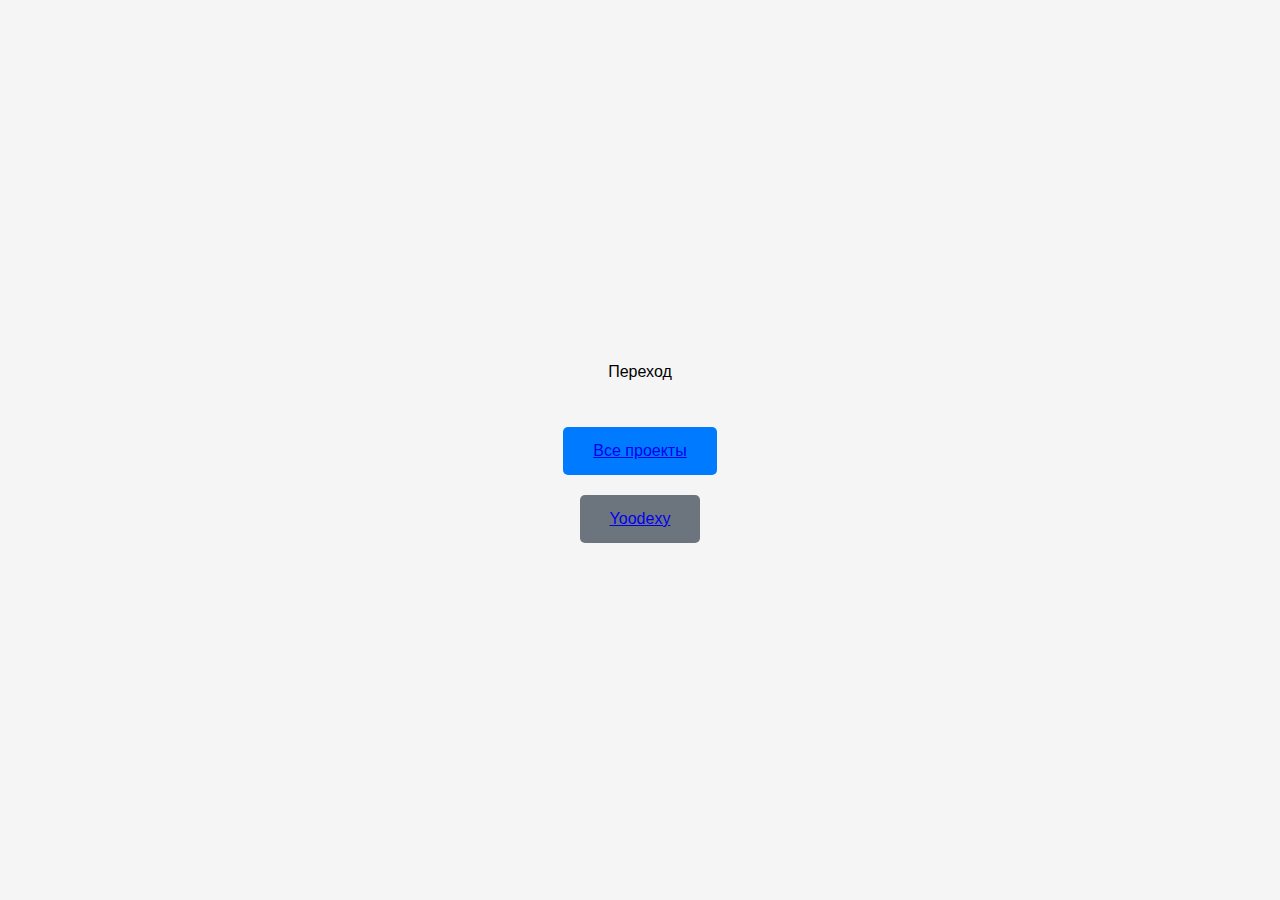
<file: index.html>
<!DOCTYPE html>
<html lang="ru">
<head>
    <meta charset="UTF-8">
    <meta name="viewport" content="width=device-width, initial-scale=1.0">
    <title>Простая страница</title>
    <style>
        body {
            font-family: Arial, sans-serif;
            display: flex;
            flex-direction: column;
            align-items: center;
            justify-content: center;
            height: 100vh;
            margin: 0;
            background-color: #f5f5f5;
        }
        
        .text-block {
            margin-bottom: 20px;
            text-align: center;
        }
        
        button {
            margin: 10px;
            padding: 15px 30px;
            font-size: 16px;
            cursor: pointer;
            border: none;
            border-radius: 5px;
        }
        
        .btn-primary {
            background-color: #007bff;
            color: white;
        }
        
        .btn-secondary {
            background-color: #6c757d;
            color: white;
        }
    </style>
</head>
<body>
    <div class="text-block">
        <p>Переход</p>
    </div>
    
    <button class="btn-primary"><a href="Projects.html">Все проекты</a></button>
    
    <button class="btn-secondary"><a href="https://maksim207643.github.io/Yoodexy/">Yoodexy</a></button>
</body>
</html>
</file>
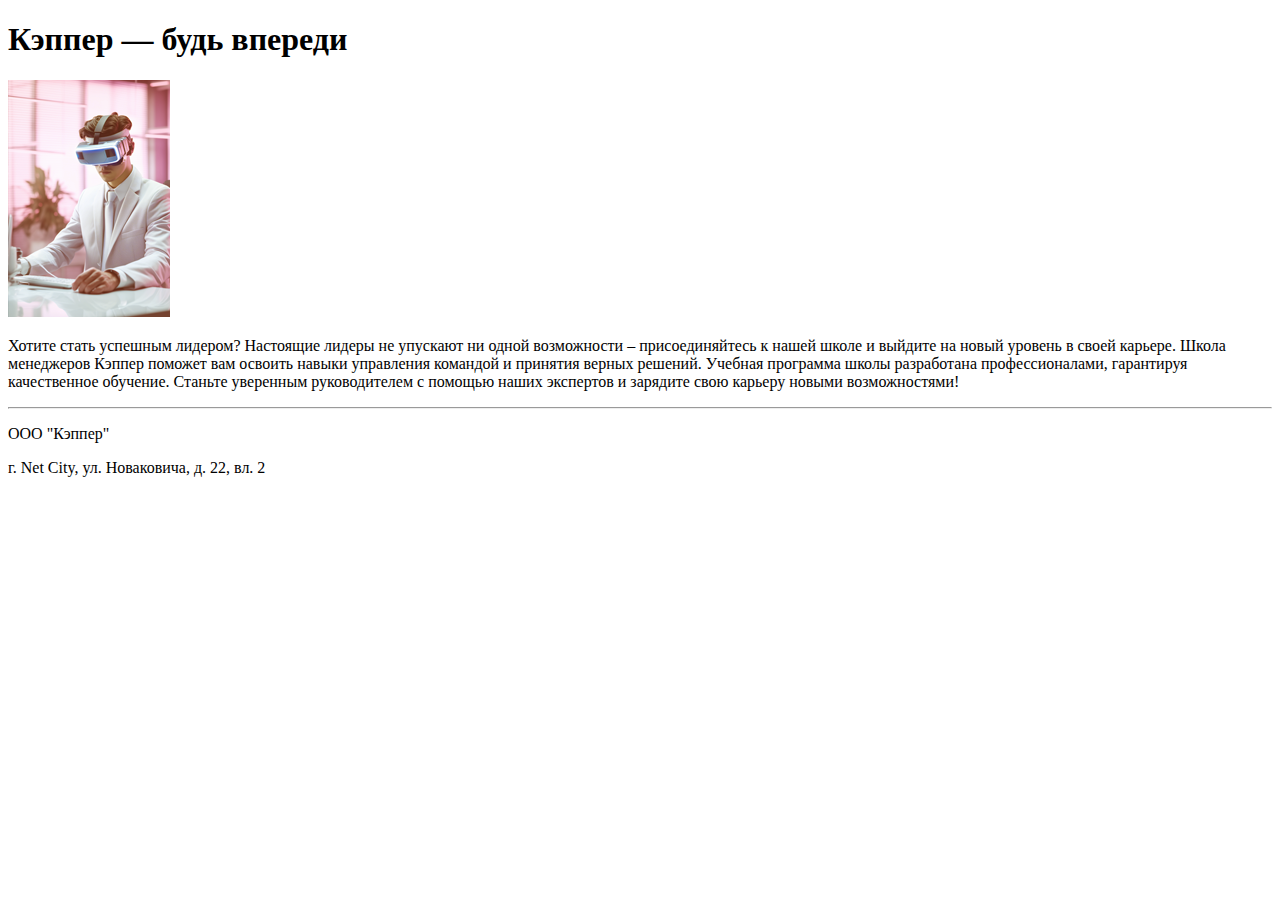
<file: ad.html>
<!DOCTYPE html>
<html>
    <head>
        <meta charset="UTF-8">
        <title>Реклама</title>
    </head>
    <body>
        <h1>Кэппер — будь впереди</h1>
        <img src="img/manager.png" alt="Менеджер">
        <p>Хотите стать успешным лидером? Настоящие лидеры не упускают ни одной возможности – присоединяйтесь к нашей школе и выйдите на новый уровень в своей карьере. Школа менеджеров Кэппер поможет вам освоить навыки управления командой и принятия верных решений. Учебная программа школы разработана профессионалами, гарантируя качественное обучение. Станьте уверенным руководителем с помощью наших экспертов и зарядите свою карьеру новыми возможностями!</p>
        <hr>
        <p>ООО "Кэппер"</p>
        <p>г. Net City, ул. Новаковича, д. 22, вл. 2</p>
    </body>
</html>
</file>
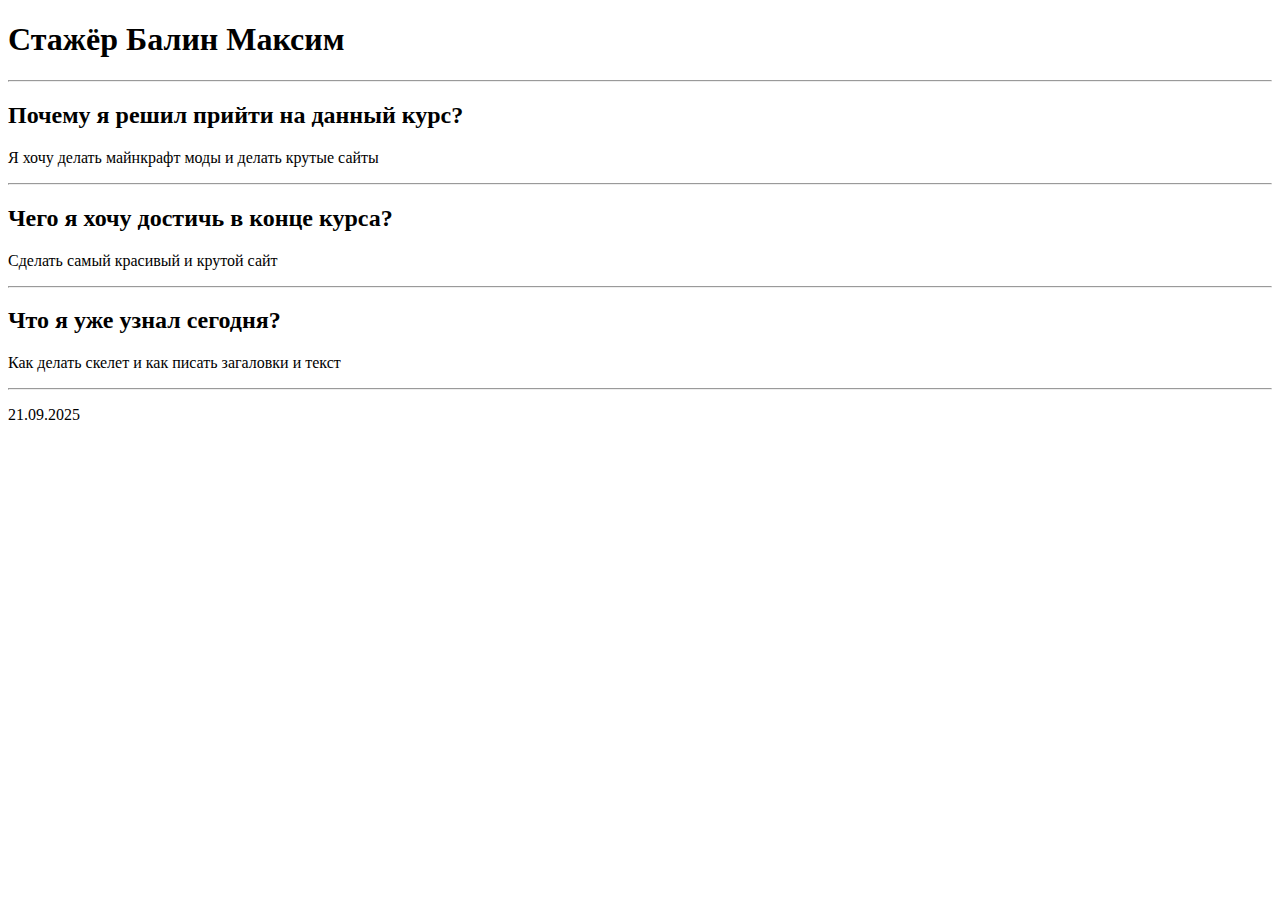
<file: Anketa.html>
<!DOCTYPE html>
<html>

    <head>
        <meta charset="UTF-8">
        <title>Стажёр Балин Максим</title>
    </head>
    

    <body>
        <h1>Стажёр Балин Максим</h1>
        <hr>
        <h2>Почему я решил прийти на данный курс?</h2>
        <p>Я хочу делать майнкрафт моды и делать крутые сайты</p>
        <hr>
        <h2>Чего я хочу достичь в конце курса?</h2>
        <p>Сделать самый красивый и крутой сайт</p>
        <hr>
        <h2>Что я уже узнал сегодня?</h2>
        <p>Как делать скелет и как писать загаловки и текст</p>
        <hr>
        <p>21.09.2025</p>
        
    </body>    
</html>
</file>
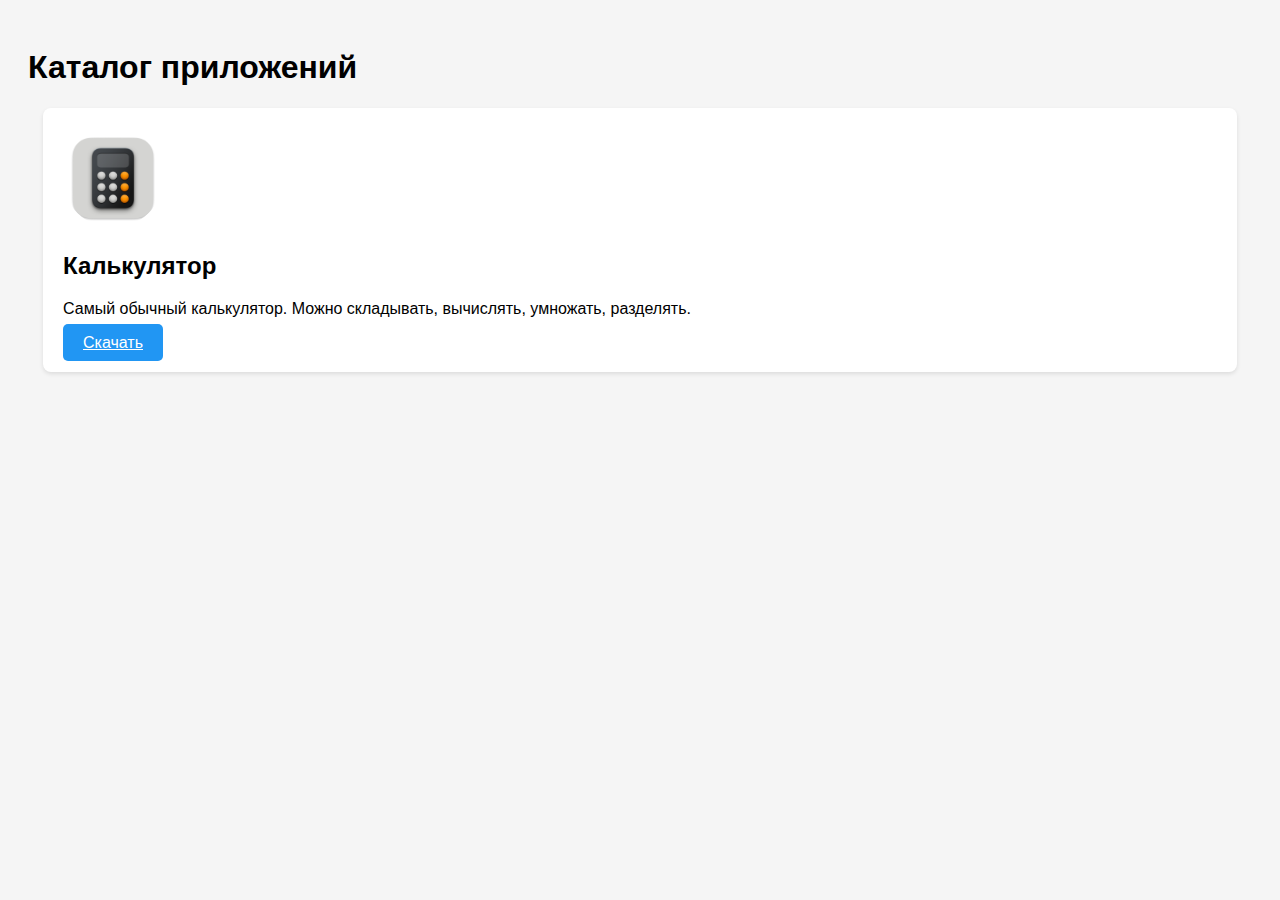
<file: apps.html>
<!DOCTYPE html>
<html lang="ru">
<head>
    <meta charset="UTF-8">
    <meta name="viewport" content="width=device-width, initial-scale=1.0">
    <title>Магазин приложений</title>
    <style>
        body {
            font-family: Arial, sans-serif;
            padding: 20px;
            background: #f5f5f5;
        }
        .app-card {
            background: #fff;
            border-radius: 8px;
            box-shadow: 0 2px 4px rgba(0,0,0,0.1);
            margin: 15px;
            padding: 20px;
            transition: 0.3s;
        }
        .app-card:hover {
            box-shadow: 0 4px 8px rgba(0,0,0,0.2);
        }
        .app-icon {
            width: 100px;
            height: 100px;
            border-radius: 50%;
            object-fit: cover;
            margin: 0 auto;
        }
        .download-btn {
            background: #2196f3;
            color: white;
            border: none;
            padding: 10px 20px;
            border-radius: 5px;
            cursor: pointer;
        }
    </style>
</head>
<body>
    <h1>Каталог приложений</h1>
    
    <div class="app-card">
        <img src="Калькулятор_для_macOS.png" alt="Иконка приложения" class="app-icon">
        <h2>Калькулятор</h2>
        <p>Самый обычный калькулятор. Можно складывать, вычислять, умножать, разделять.</p>
        <a href="#" class="download-btn" onclick="downloadApp()">Скачать</a>
    </div>

    <script>
        function downloadApp() {
            if (/iPhone|iPad/i.test(navigator.userAgent)) {
                window.location.href = "https://apps.apple.com/your-app-link";
            } else if (/Android/i.test(navigator.userAgent)) {
                window.location.href = "https://play.google.com/store/apps/details?id=your.package.name";
            } else {
                alert("Приложение доступно только для мобильных устройств");
            }
        }
    </script>
</body>
</html>
</file>
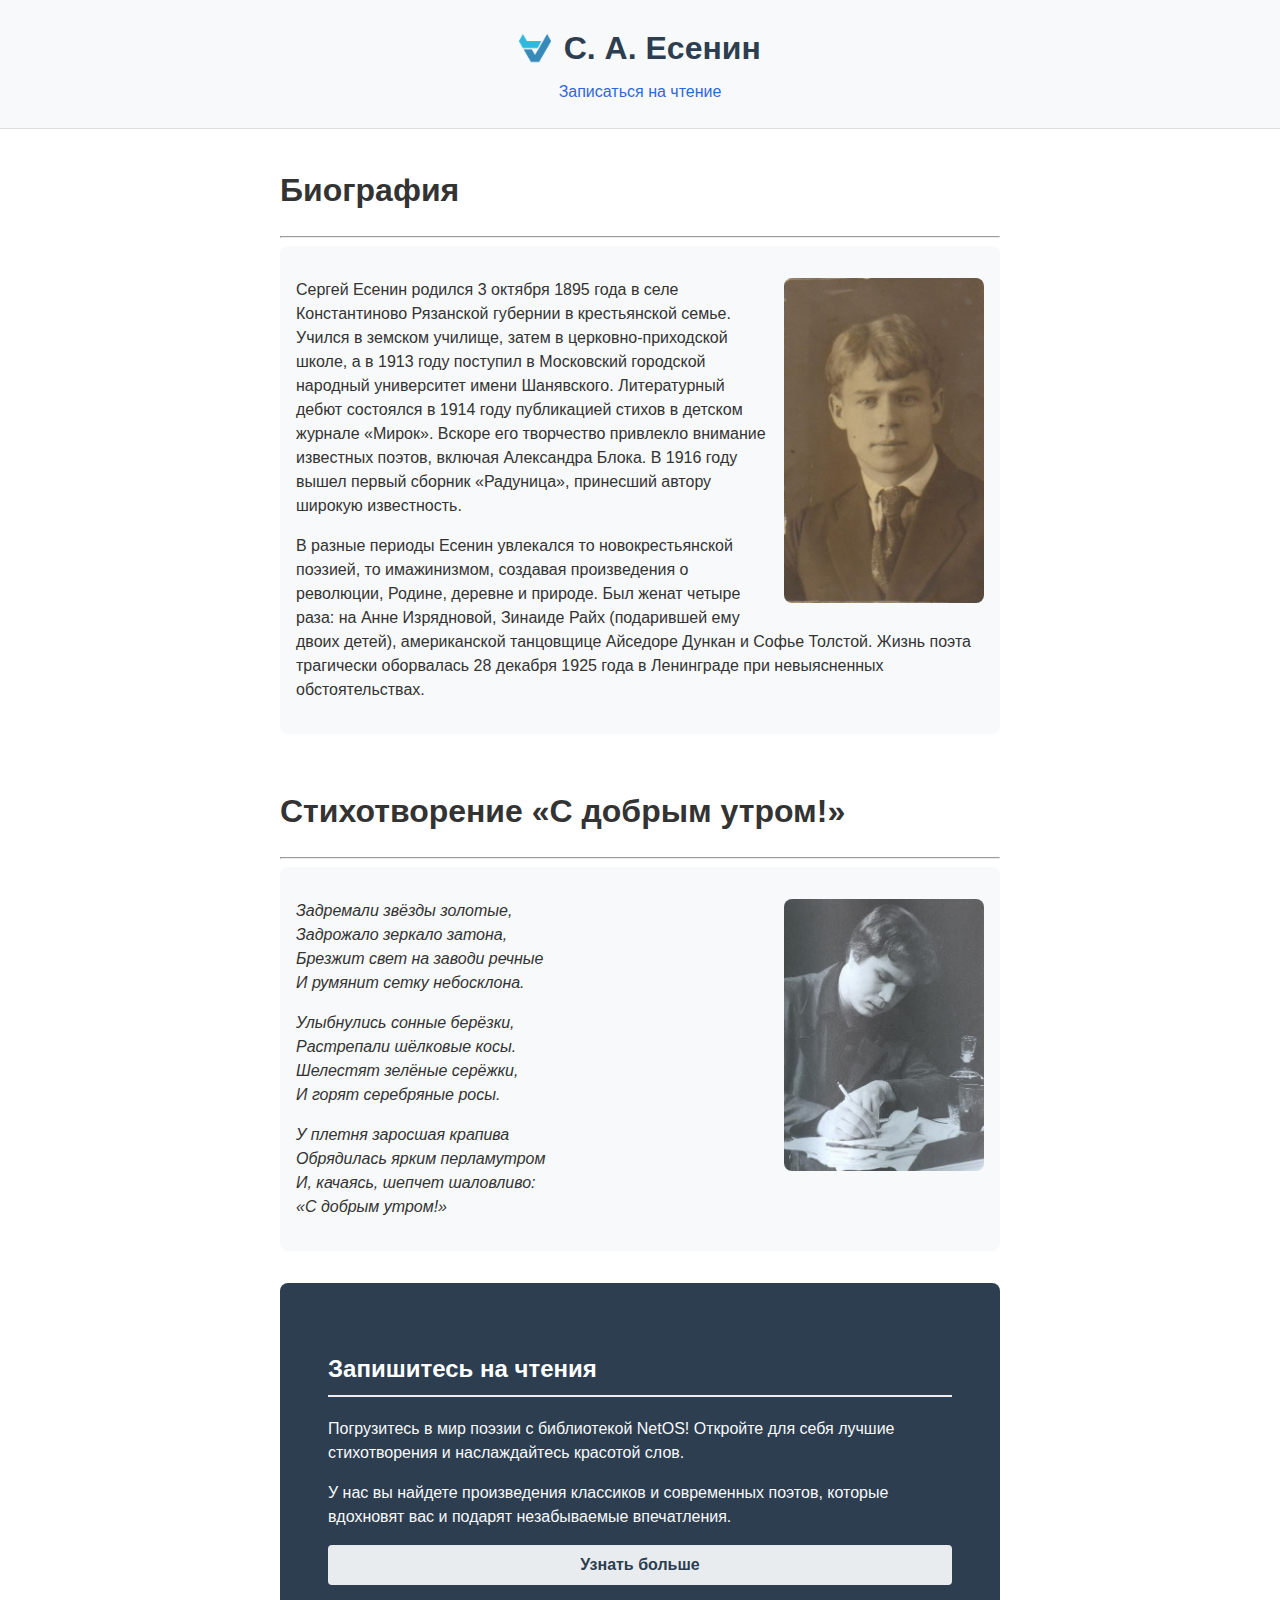
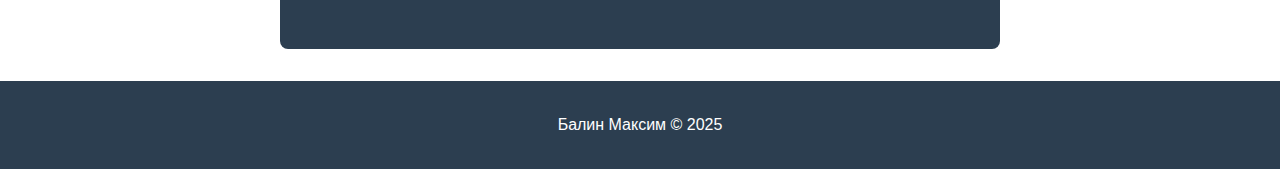
<file: Esenin.html>
<!DOCTYPE html>
<html lang="en">

<head>
    <meta charset="UTF-8">
    <meta name="viewport" content="width=device-width, initial-scale=1.0">
    <title>Сергей Александрович Есенин</title>
    <link rel="stylesheet" href="css/style.css">

    <link rel="icon" type="image/png" href="icon/favicon-96x96.png" sizes="96x96" />
    <link rel="icon" type="image/svg+xml" href="icon/favicon.svg" />
    <link rel="shortcut icon" href="icon/favicon.ico" />
    <link rel="apple-touch-icon" sizes="180x180" href="icon/apple-touch-icon.png" />
    <meta name="apple-mobile-web-app-title" content="maksim" />
    <link rel="manifest" href="icon/site.webmanifest" />
</head>

<body>
    <header>
        <img src="img/logo.png" alt="Логотип">
        <h1>С. А. Есенин</h1>
        <p>Записаться на чтение</p>
    </header>
    <main>
        <section>


            <!--Раздел с биографией-->
            <header>


                <h1>Биография</h1>
                <hr>
            </header>
            <article>

                <img src="img/7-fotografiya-sa-esenina-1921-–-nachalo-1922-g__795.jpg" alt="Фото Пушкина">
                <p>Сергей Есенин родился 3 октября 1895 года в селе Константиново Рязанской губернии в крестьянской
                    семье. Учился в земском училище, затем в церковно-приходской школе, а в 1913 году поступил в
                    Московский городской народный университет имени Шанявского. Литературный дебют состоялся в 1914 году
                    публикацией стихов в детском журнале «Мирок». Вскоре его творчество привлекло внимание известных
                    поэтов, включая Александра Блока. В 1916 году вышел первый сборник «Радуница», принесший автору
                    широкую известность.</p>
                <p>В разные периоды Есенин увлекался то новокрестьянской поэзией, то имажинизмом, создавая произведения
                    о революции, Родине, деревне и природе. Был женат четыре раза: на Анне Изрядновой, Зинаиде Райх
                    (подарившей ему двоих детей), американской танцовщице Айседоре Дункан и Софье Толстой. Жизнь поэта
                    трагически оборвалась 28 декабря 1925 года в Ленинграде при невыясненных обстоятельствах.</p>
            </article>
        </section>
        <section>
            <!--Раздел со стихотворением-->
            <!--Самостоятельно наполни его HTML5-тегами и информацией по аналогии с первым разделом-->

            <header>


                <h1>Стихотворение «С добрым утром!»</h1>
                <hr>
            </header>
            <article>

                <img src="img/a057ea7f77cc1b9d7d247aa2552d501b.jpg" alt="Фото Пушкина">
                <p>Задремали звёзды золотые,
                    <br>Задрожало зеркало затона,
                    <br>Брезжит свет на заводи речные
                    <br>И румянит сетку небосклона.
                </p>
                <p>Улыбнулись сонные берёзки,
                    <br>Растрепали шёлковые косы.
                    <br>Шелестят зелёные серёжки,
                    <br>И горят серебряные росы.
                </p>
                <p>У плетня заросшая крапива
                    <br>Обрядилась ярким перламутром
                    <br>И, качаясь, шепчет шаловливо:
                    <br>«С добрым утром!»
                </p>

            </article>
        </section>
    </main>
    <aside>
        <h2>Запишитесь на чтения</h2>


        <header>

        </header>
        <article>
            <p>Погрузитесь в мир поэзии с библиотекой NetOS! Откройте для себя лучшие
                <br> стихотворения и наслаждайтесь красотой слов.
            </p>
            <p>У нас вы найдете произведения классиков и современных поэтов, которые
                <br>вдохновят вас и подарят незабываемые впечатления.
            </p>
        </article>
        <p>Узнать больше</p>
    </aside>
    <footer>
        <p>Балин Максим © 2025</p>

    </footer>
</body>

</html>
</file>
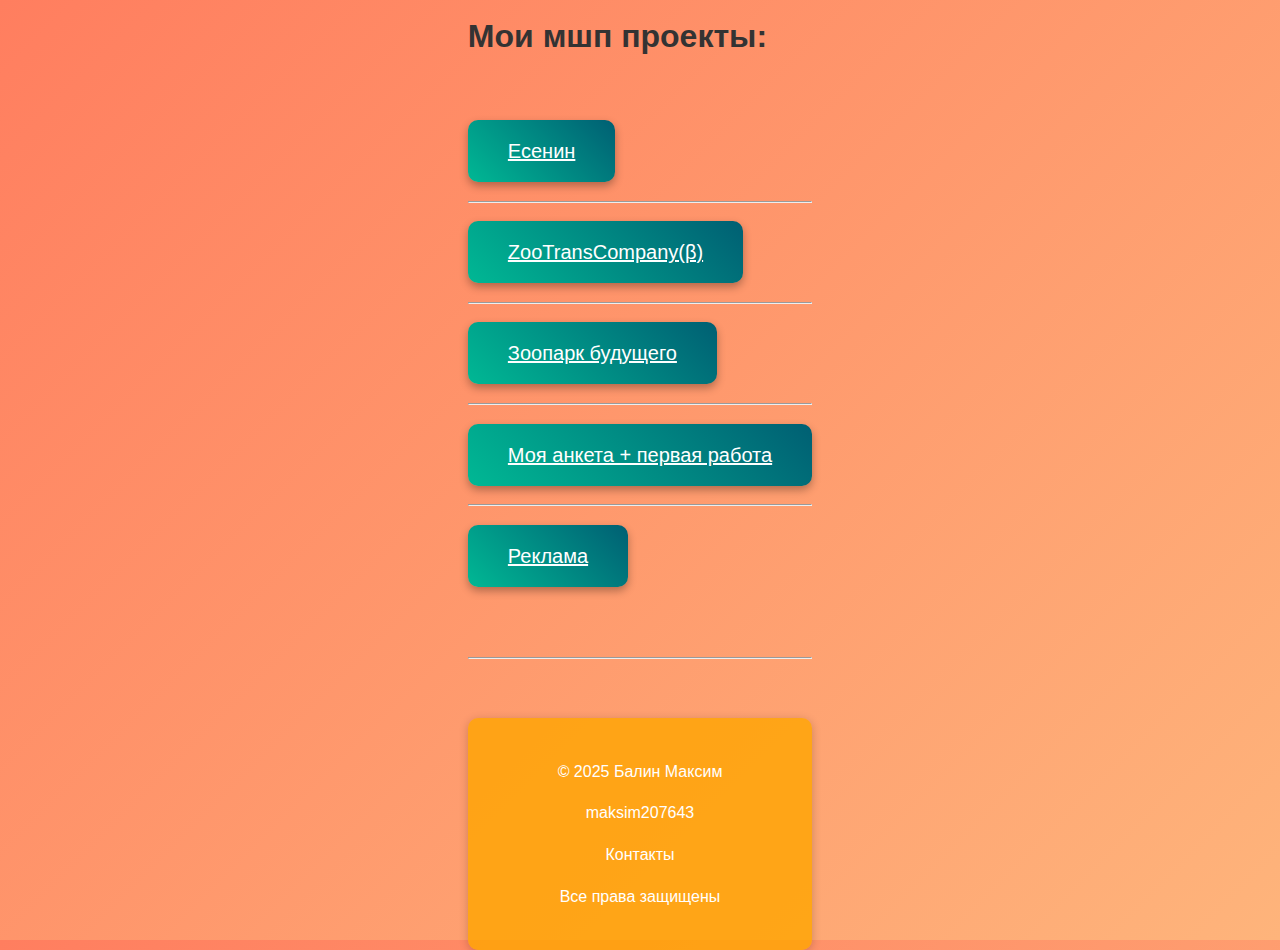
<file: mshp.html>
<!DOCTYPE html>
<html lang="ru">

<head>
    <meta charset="UTF-8">
    <title>Главная страница</title>
    <style>
        .future-button {
            background: linear-gradient(45deg, #00b894, #005f73);
            color: white;
            border: none;
            padding: 20px 40px;
            border-radius: 10px;
            font-size: 20px;
            font-family: 'Futura', sans-serif;
            box-shadow: 0 4px 8px rgba(0, 0, 0, 0.3);
            transition: 0.3s;
        }

        .future-button:hover {
            transform: translateY(-2px);
            box-shadow: 0 6px 12px rgba(0, 0, 0, 0.4);
        }
    </style>
    <style>
        body {
            margin: 0;
            height: 100vh;
            background: linear-gradient(135deg, #ff7e5f 0%, #feb47b 100%);
            display: flex;
            justify-content: center;
            align-items: center;
        }
    </style>
    <style>
        footer {
            background: rgba(255, 165, 0, 0.8);
            /* Полупрозрачный оранжевый */
            color: white;
            padding: 25px;
            text-align: center;
            border-radius: 10px;
            box-shadow: 0 2px 10px rgba(0, 0, 0, 0.2);
        }

        footer a {
            color: white;
            text-decoration: none;
            transition: all 0.3s;
        }

        footer a:hover {
            transform: translateY(-2px);
            text-decoration: underline;
        }
    </style>
    <style>
        /* Основные стили */
        body {
            font-family: 'Roboto', Arial, sans-serif;
            color: #333;
            line-height: 1.6;
            margin: 20px;
        }

        .text-container {
            max-width: 800px;
            margin: 0 auto;
        }
    </style>
    <link rel="icon" type="image/png" href="icon/favicon-96x96.png" sizes="96x96" />
    <link rel="icon" type="image/svg+xml" href="icon/favicon.svg" />
    <link rel="shortcut icon" href="icon/favicon.ico" />
    <link rel="apple-touch-icon" sizes="180x180" href="icon/apple-touch-icon.png" />
    <meta name="apple-mobile-web-app-title" content="maksim" />
    <link rel="manifest" href="icon/site.webmanifest" />

</head>

<body>
    <header>

    </header>
    <main>
        <div class="text-container"></div>
        <h1>Мои мшп проекты:</h1>
        </div>
        <br>
        <br>

        <a href="Esenin.html" class="future-button">Есенин</a>
        <br>
        <br>
        <hr>
        <br>
        <a href="ZooTrans.html" class="future-button">ZooTransCompany(β)</a>
        <br>
        <br>
        <hr>
        <br>
        <a href="zoopark.html" class="future-button">Зоопарк будущего</a>
        <br>
        <br>
        <hr>
        <br>
        <a href="Anketa.html" class="future-button">Моя анкета + первая работа</a>
        <br>
        <br>
        <hr>
        <br>
        <a href="ad.html" class="future-button">Реклама</a>
        <br>
        <br>
        <br>
        <br>
        <hr>
        <br>
        <br>

        <footer>

            <p>© 2025 Балин Максим</p>
            <p>maksim207643</p>
            <p><a href="https://t.me/maksimbln">Контакты</a>
            <p>Все права защищены</p>
        </footer>
    </main>
</body>

</html>
</file>
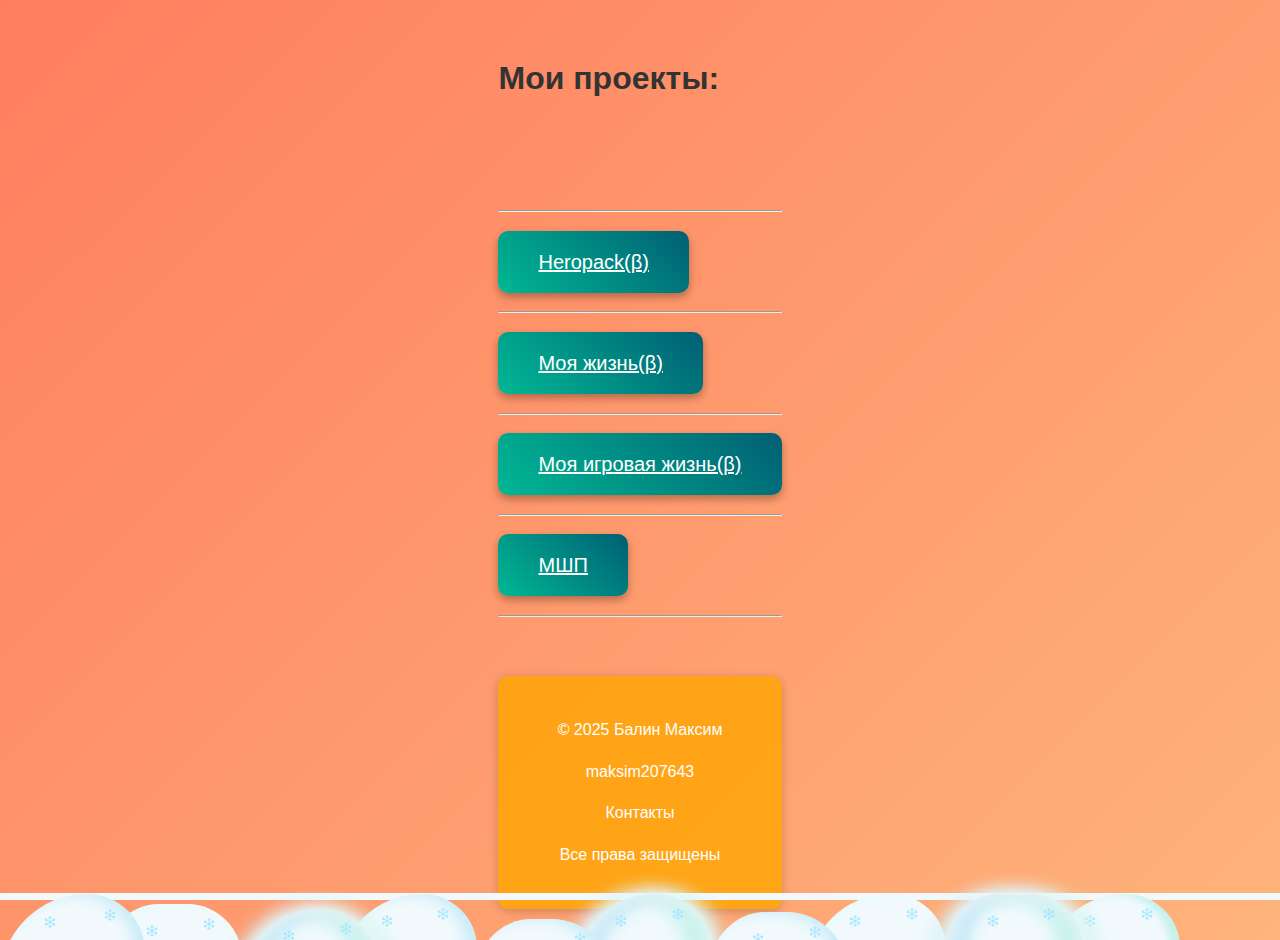
<file: Projects.html>
<!DOCTYPE html>
<html lang="ru">

<head>
    <meta charset="UTF-8">
    <title>Главная страница</title>
    <link rel="stylesheet" href="css/style3.css">
    <style>
        .future-button {
            background: linear-gradient(45deg, #00b894, #005f73);
            color: white;
            border: none;
            padding: 20px 40px;
            border-radius: 10px;
            font-size: 20px;
            font-family: 'Futura', sans-serif;
            box-shadow: 0 4px 8px rgba(0, 0, 0, 0.3);
            transition: 0.3s;
        }

        .future-button:hover {
            transform: translateY(-2px);
            box-shadow: 0 6px 12px rgba(0, 0, 0, 0.4);
        }
    </style>
    <style>
        body {
            margin: 0;
            height: 100vh;
            background: linear-gradient(135deg, #ff7e5f 0%, #feb47b 100%);
            display: flex;
            justify-content: center;
            align-items: center;
        }
    </style>
    <style>
        footer {
            background: rgba(255, 165, 0, 0.8);
            /* Полупрозрачный оранжевый */
            color: white;
            padding: 25px;
            text-align: center;
            border-radius: 10px;
            box-shadow: 0 2px 10px rgba(0, 0, 0, 0.2);
        }

        footer a {
            color: white;
            text-decoration: none;
            transition: all 0.3s;
        }

        footer a:hover {
            transform: translateY(-2px);
            text-decoration: underline;
        }
    </style>
    <style>
        /* Основные стили */
        body {
            font-family: 'Roboto', Arial, sans-serif;
            color: #333;
            line-height: 1.6;
            margin: 20px;
        }

        .text-container {
            max-width: 800px;
            margin: 0 auto;
        }
    </style>
    <link rel="icon" type="image/png" href="icon/favicon-96x96.png" sizes="96x96" />
    <link rel="icon" type="image/svg+xml" href="icon/favicon.svg" />
    <link rel="shortcut icon" href="icon/favicon.ico" />
    <link rel="apple-touch-icon" sizes="180x180" href="icon/apple-touch-icon.png" />
    <meta name="apple-mobile-web-app-title" content="maksim" />
    <link rel="manifest" href="icon/site.webmanifest" />
    <link href="snowFlakes/snow.min.css" rel="stylesheet">
</head>
<body>
    <script src="snowFlakes/Snow.js"></script>
    <script>
    	new Snow ();
    </script>
  
    <header>
        
    </header>
    <main>
        
        <div class="text-container"></div>
        <h1>Мои проекты:</h1>
    </div>
        <br>
        <br>


        
        <br>
        <hr>
        <br>
        <a href="error.html" class="future-button">Heropack(β)</a>
        <br>
        <br>
        <hr>
        <br>
        <a href="error.html" class="future-button">Моя жизнь(β)</a>
        <br>
        <br>
        <hr>
        <br>
        <a href="error.html" class="future-button">Моя игровая жизнь(β)</a>
        <br>
        <br>
        <hr>
        <br>
        <a href="mshp.html" class="future-button">МШП</a>
        <br>
        
        <br>
        <hr>
        <br>
        <br>

        <footer>

            <p>© 2025 Балин Максим</p>
            <p>maksim207643</p>
            <p><a href="https://t.me/maksimbln">Контакты</a>
            <p>Все права защищены</p>
        </footer>
    </main>
</body>

  </html>
</file>
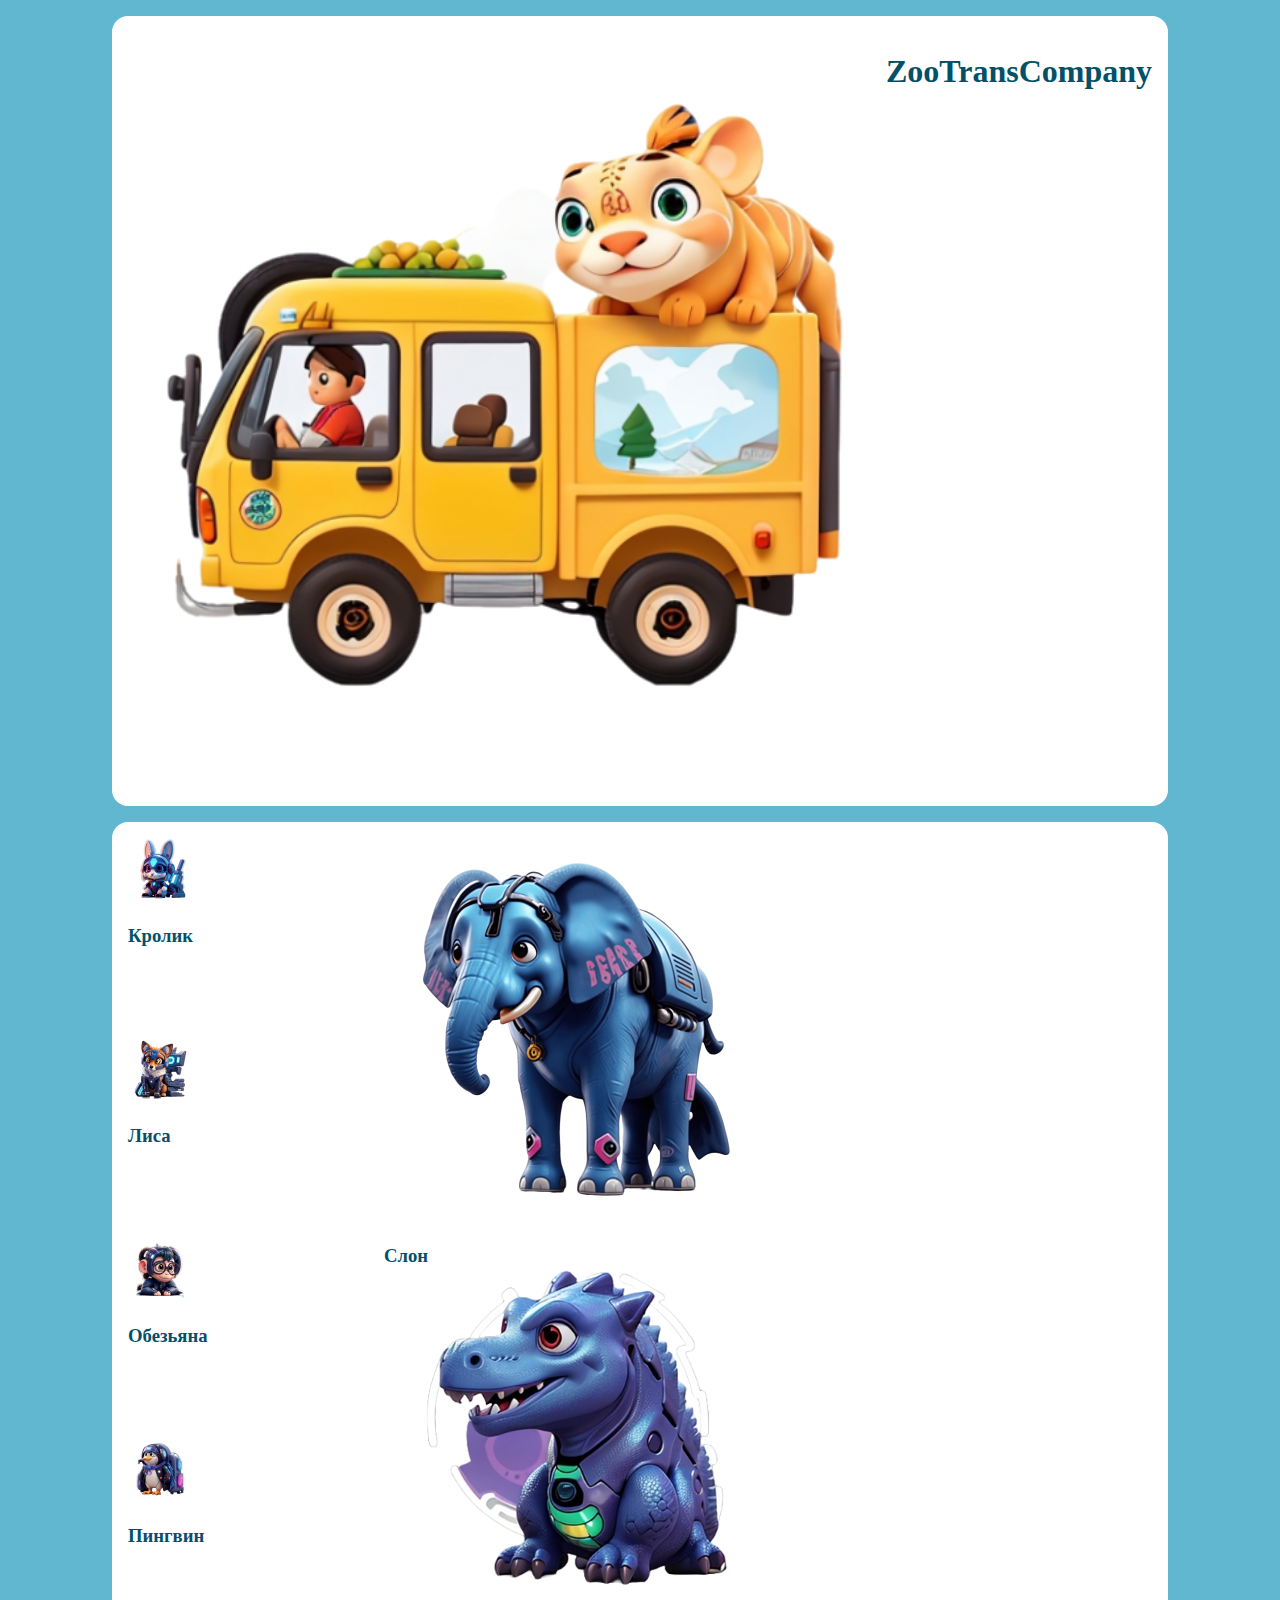
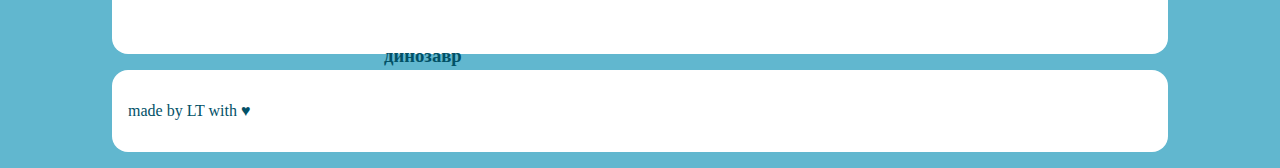
<file: ZooTrans.html>
<!DOCTYPE html>
<html lang="ru">
<head>
    <meta charset="UTF-8">
    <meta name="viewport" content="width=device-width, initial-scale=1.0">
    <title>Цирк</title>
    <link rel="stylesheet" href="css/style4.css">
    <link rel="icon" type="image/png" href="icon/favicon-96x96.png" sizes="96x96" />
    <link rel="icon" type="image/svg+xml" href="icon/favicon.svg" />
    <link rel="shortcut icon" href="icon/favicon.ico" />
    <link rel="apple-touch-icon" sizes="180x180" href="icon/apple-touch-icon.png" />
    <meta name="apple-mobile-web-app-title" content="maksim" />
    <link rel="manifest" href="icon/site.webmanifest" />
</head>
<body>
<header>
	<img src="img/zoo_animals/zootrans.png" alt="logo">
    <h1>ZooTransCompany</h1>
</header>
<main>
	<div class="container">
		<div class="cage">
			<img src="img/zoo_animals/rabbit.png" alt="rabbit">
			<h3>Кролик</h3>
		</div>
		<div class="cage">
			<img src="img/zoo_animals/fox.png" alt="fox">
			<h3>Лиса</h3>
		</div>
		<div class="cage">
			<img src="img/zoo_animals/monkey.png" alt="monkey">
			<h3>Обезьяна</h3>
		</div>
		<div class="cage">
			<img src="img/zoo_animals/penguin.png   " alt="penguin">
			<h3>Пингвин</h3>
		</div>
	</div>
	<!-- Второй контейнер со средними клетками сделай сам :) -->
	<div class="container">
		<div class="cage big-cage">
			<img src="img/zoo_animals/dumbo.png" alt="dumbo">
			<h3>Слон</h3>
		</div>
		<!-- Не забудь добавить ещё и динозавра! -->
         <div class="cage big-cage">
            <img src="img/zoo_animals/dino.png" alt="dino">
            <h3>динозавр</h3>
         </div>
	</div>
</main>
<footer>
	<p>made by LT with <span>♥</span></p>
</footer>
</body>
</html>
</file>
<file: css/style.css>
/* РћР±С‰РёРµ СЃС‚РёР»Рё */
html {
    scroll-behavior: smooth;
}

* {
    box-sizing: border-box;
}

body {
    font-family: -apple-system, BlinkMacSystemFont, Roboto, Oxygen-Sans, Ubuntu, Cantarell, 'Helvetica Neue', Arial, sans-serif, 'Apple Color Emoji', 'Segoe UI Emoji', 'Segoe UI Symbol';
    -webkit-font-smoothing: antialiased;
    -moz-osx-font-smoothing: grayscale;
    text-rendering: optimizeLegibility;
    margin: 0;
    padding: 0;
    line-height: 1.5;
    color: #333;
}

/* РЁР°РїРєР° СЃР°Р№С‚Р° (СЂР°Р±РѕС‚Р°РµС‚ Рё РґР»СЏ old, Рё РґР»СЏ new) */
body > header {
    background-color: #f8f9fa;
    text-align: center;
    padding: 24px;
    border-bottom: 1px solid #ddd;
}

body > header img {
    max-width: 32px;
    margin-right: 8px;
    display: inline-block;
    vertical-align: middle;
}

body > header h1 {
    display: inline-block;
    margin: 0;
    vertical-align: middle;
    color: #2c3e50;
}

body > header p {
    color: #3068D8;
    margin: 8px auto 0;
    cursor: pointer;
    width: fit-content;
}

header p:hover {
    text-decoration: underline;
}

/* РќР°РІРёРіР°С†РёСЏ (РїСЂРёСЃСѓС‚СЃС‚РІСѓРµС‚ С‚РѕР»СЊРєРѕ РІ old, РЅРѕ СЃС‚РёР»Рё РѕСЃС‚Р°РІР»СЏРµРј) */
nav {
    background-color: #2c3e50;
    padding: 16px 0;
}

nav ul {
    list-style: none;
    padding: 0;
    margin: 0;
    display: flex;
    justify-content: center;
    gap: 32px;
}

nav li {
    color: white;
    text-decoration: none;
    padding: 8px 16px;
    border-radius: 4px;
    transition: background-color 0.3s;
    cursor: pointer;
}

nav li:hover {
    background-color: #34495e;
}

/* РћСЃРЅРѕРІРЅРѕР№ РєРѕРЅС‚РµРЅС‚ */
main {
    margin: 0 auto 32px;
    max-width: 720px;
}

main > section {
    margin-bottom: 16px;
    padding-top: 16px;
}

h2 {
    color: #2c3e50;
    border-bottom: 2px solid #eee;
    padding-bottom: 8px;
}

section article {
    background-color: #f8f9fa;
    padding: 16px;
    border-radius: 8px;
}

main > section img {
    width: 200px;
    float: right;
    margin: 16px 0 16px 16px;
    border-radius: 8px;
}

section p {
    margin: 16px 0;
    line-height: 1.5;
}

section > article > ul {
    list-style: none;
    padding: 0;
}

section > article > ul li {
    padding: 8px 0;
    border-bottom: 1px solid #eee;
}

/* РЎС‚РёС…РѕС‚РІРѕСЂРµРЅРёРµ: РїРѕСЃР»РµРґРЅСЏСЏ СЃРµРєС†РёСЏ РІ main РІ РѕР±РѕРёС… С€Р°Р±Р»РѕРЅР°С… */
main > section:last-of-type > article p {
    font-style: italic;
}

/* Р‘РѕРєРѕРІР°СЏ РїР°РЅРµР»СЊ */
aside {
    background-color: #2c3e50;
    background-image: url(https://files.informatics.ru/website/web4/lesson2/hw/joy.png);
    background-position: top 8px right 8px;
    background-repeat: no-repeat;
    background-size: 92px auto;
    max-width: 720px;
    margin: 0 auto;
    padding: 48px;
    border-radius: 8px;
}

aside h2 {
    color: white;
}

aside > article > p {
    color: #f8f9fa;
}

aside > p {
    text-align: center;
    color: #2c3e50;
    font-weight: bold;
    cursor: pointer;
    padding: 8px;
    background-color: #e9ecef;
    border-radius: 4px;
    transition: opacity 300ms;
}

aside > p:hover {
    opacity: 0.8;
}

/* РџРѕРґРІР°Р» */
footer {
    background-color: #2c3e50;
    color: white;
    text-align: center;
    padding: 16px;
    margin-top: 32px;
}
</file>
<file: css/style3.css>
.container {
    position: relative;
    width: 100%;
    height: 600px;
}

.leaf {
    position: absolute;
    top: -100px;
    left: 50%;
    transform: translateX(-50%);
    width: 40px;
    height: 40px;
    background-image: url("leaf.png");
    background-size: cover;
    animation: fall 5s linear infinite;
}

@keyframes fall {
    0% {
        transform: translateY(-100%);
        opacity: 0;
    }
    100% {
        transform: translateY(100vh);
        opacity: 1;
    }
}
</file>
<file: css/style4.css>
body {
    background-color: #61B7CF;
    color: #025167;
}

header, main, footer {
    width: 1024px;
    margin: 16px auto;
    display: flex;
    padding: 16px;
    border-radius: 16px;
    background-color: #fff;
    
}
.cage {
    width: 25%;
    height: 200px;

}
.big-cage {
    width: 50%;
    height: 400px;
}
.mid-cage {
    width: 33%;
    height: 250px;

}

img {
    width: 100%;
}
</file>
<file: snowFlakes/snow.min.css>
.snowflakes-box{position:fixed;top:0;z-index:10}.snowflakes-box .snowflake{border-radius:50%;color:#a6e7ff;font-family:FontAwesome;height:20px;position:absolute;width:20px}.snowflakes-box .snowflake:first-child{animation:fall-1 11s linear -3s infinite;opacity:1;transform:translate(47.2803vw,-20px) scale(.5115) rotate(380deg)}@keyframes fall-1{10.153%{transform:translate(47.3603vw,10.153vh) scale(.5115) rotate(380deg)}to{transform:translate(47.2803008vw,100vh) scale(.5115) rotate(380deg)}}.snowflakes-box .snowflake:nth-child(2){animation:fall-2 10s linear -28s infinite;opacity:.4188;transform:translate(6.0271vw,-20px) scale(.4452) rotate(300deg)}@keyframes fall-2{18.503%{transform:translate(11.3335vw,18.503vh) scale(.4452) rotate(300deg)}to{transform:translate(6.027153064vw,100vh) scale(.4452) rotate(300deg)}}.snowflakes-box .snowflake:nth-child(3){animation:fall-3 18s linear -20s infinite;opacity:1;transform:translate(94.4742vw,-20px) scale(.1577) rotate(480deg)}@keyframes fall-3{10.491%{transform:translate(102.198vw,10.491vh) scale(.1577) rotate(480deg)}to{transform:translate(94.474277238vw,100vh) scale(.1577) rotate(480deg)}}.snowflakes-box .snowflake:nth-child(4){animation:fall-4 22s linear -17s infinite;opacity:1;transform:translate(83.804vw,-20px) scale(.4858) rotate(500deg)}@keyframes fall-4{17.794%{transform:translate(93.7732vw,17.794vh) scale(.4858) rotate(500deg)}to{transform:translate(83.804099692vw,100vh) scale(.4858) rotate(500deg)}}.snowflakes-box .snowflake:nth-child(5){animation:fall-5 27s linear -15s infinite;opacity:.117;transform:translate(92.4653vw,-20px) scale(.1509) rotate(20deg)}@keyframes fall-5{10.678%{transform:translate(87.5034vw,10.678vh) scale(.1509) rotate(20deg)}to{transform:translate(92.465250381vw,100vh) scale(.1509) rotate(20deg)}}.snowflakes-box .snowflake:nth-child(6){animation:fall-6 27s linear -27s infinite;opacity:1;transform:translate(21.638vw,-20px) scale(.3392) rotate(120deg)}@keyframes fall-6{14.448%{transform:translate(12.7799vw,14.448vh) scale(.3392) rotate(120deg)}to{transform:translate(21.637911419vw,100vh) scale(.3392) rotate(120deg)}}.snowflakes-box .snowflake:nth-child(7){animation:fall-7 15s linear -10s infinite;opacity:.7462;transform:translate(88.9117vw,-20px) scale(.8152) rotate(600deg)}@keyframes fall-7{12.087%{transform:translate(85.4907vw,12.087vh) scale(.8152) rotate(600deg)}to{transform:translate(88.91166579vw,100vh) scale(.8152) rotate(600deg)}}.snowflakes-box .snowflake:nth-child(8){animation:fall-8 14s linear -22s infinite;opacity:.0646;transform:translate(70.9726vw,-20px) scale(.6203) rotate(20deg)}@keyframes fall-8{13.247%{transform:translate(65.1227vw,13.247vh) scale(.6203) rotate(20deg)}to{transform:translate(70.972541501vw,100vh) scale(.6203) rotate(20deg)}}.snowflakes-box .snowflake:nth-child(9){animation:fall-9 15s linear -28s infinite;opacity:1;transform:translate(17.6595vw,-20px) scale(.8573) rotate(540deg)}@keyframes fall-9{18.898%{transform:translate(10.6562vw,18.898vh) scale(.8573) rotate(540deg)}to{transform:translate(17.659429967vw,100vh) scale(.8573) rotate(540deg)}}.snowflakes-box .snowflake:nth-child(10){animation:fall-10 24s linear -25s infinite;opacity:1;transform:translate(28.6667vw,-20px) scale(.9289) rotate(560deg)}@keyframes fall-10{17.051%{transform:translate(20.2802vw,17.051vh) scale(.9289) rotate(560deg)}to{transform:translate(28.666616135vw,100vh) scale(.9289) rotate(560deg)}}.snowflakes-box .snowflake:nth-child(11){animation:fall-11 16s linear -16s infinite;opacity:1;transform:translate(10.4361vw,-20px) scale(.6348) rotate(40deg)}@keyframes fall-11{18.565%{transform:translate(20.1742vw,18.565vh) scale(.6348) rotate(40deg)}to{transform:translate(10.436197381vw,100vh) scale(.6348) rotate(40deg)}}.snowflakes-box .snowflake:nth-child(12){animation:fall-12 25s linear -26s infinite;opacity:.1394;transform:translate(98.3461vw,-20px) scale(.3743) rotate(340deg)}@keyframes fall-12{10.91%{transform:translate(100.6946vw,10.91vh) scale(.3743) rotate(340deg)}to{transform:translate(98.346123485vw,100vh) scale(.3743) rotate(340deg)}}.snowflakes-box .snowflake:nth-child(13){animation:fall-13 17s linear -19s infinite;opacity:1;transform:translate(98.032vw,-20px) scale(.459) rotate(40deg)}@keyframes fall-13{17.272%{transform:translate(100.315vw,17.272vh) scale(.459) rotate(40deg)}to{transform:translate(98.03202283vw,100vh) scale(.459) rotate(40deg)}}.snowflakes-box .snowflake:nth-child(14){animation:fall-14 25s linear -10s infinite;opacity:.618;transform:translate(17.6157vw,-20px) scale(.2903) rotate(340deg)}@keyframes fall-14{16.746%{transform:translate(8.4018vw,16.746vh) scale(.2903) rotate(340deg)}to{transform:translate(17.615607861vw,100vh) scale(.2903) rotate(340deg)}}.snowflakes-box .snowflake:nth-child(15){animation:fall-15 20s linear -6s infinite;opacity:.6126;transform:translate(69.2398vw,-20px) scale(.8413) rotate(380deg)}@keyframes fall-15{15.386%{transform:translate(68.0046vw,15.386vh) scale(.8413) rotate(380deg)}to{transform:translate(69.239787648vw,100vh) scale(.8413) rotate(380deg)}}.snowflakes-box .snowflake:nth-child(16){animation:fall-16 22s linear -10s infinite;opacity:1;transform:translate(93.7826vw,-20px) scale(.4076) rotate(460deg)}@keyframes fall-16{10.359%{transform:translate(91.9463vw,10.359vh) scale(.4076) rotate(460deg)}to{transform:translate(93.782581637vw,100vh) scale(.4076) rotate(460deg)}}.snowflakes-box .snowflake:nth-child(17){animation:fall-17 22s linear -20s infinite;opacity:.919;transform:translate(28.5196vw,-20px) scale(.7407) rotate(420deg)}@keyframes fall-17{18.723%{transform:translate(26.8334vw,18.723vh) scale(.7407) rotate(420deg)}to{transform:translate(28.519583138vw,100vh) scale(.7407) rotate(420deg)}}.snowflakes-box .snowflake:nth-child(18){animation:fall-18 18s linear -13s infinite;opacity:.009;transform:translate(44.3125vw,-20px) scale(.9049) rotate(460deg)}@keyframes fall-18{11.049%{transform:translate(37.1015vw,11.049vh) scale(.9049) rotate(460deg)}to{transform:translate(44.31242789vw,100vh) scale(.9049) rotate(460deg)}}.snowflakes-box .snowflake:nth-child(19){animation:fall-19 28s linear -8s infinite;opacity:1;transform:translate(55.4634vw,-20px) scale(.8381) rotate(400deg)}@keyframes fall-19{17.688%{transform:translate(61.0013vw,17.688vh) scale(.8381) rotate(400deg)}to{transform:translate(55.463455379vw,100vh) scale(.8381) rotate(400deg)}}.snowflakes-box .snowflake:nth-child(20){animation:fall-20 23s linear -11s infinite;opacity:.4586;transform:translate(26.6347vw,-20px) scale(.3561) rotate(220deg)}@keyframes fall-20{19.085%{transform:translate(24.4815vw,19.085vh) scale(.3561) rotate(220deg)}to{transform:translate(26.634678468vw,100vh) scale(.3561) rotate(220deg)}}.snowflakes-box .snowflake:nth-child(21){animation:fall-21 24s linear -3s infinite;opacity:.8668;transform:translate(75.6085vw,-20px) scale(.6242) rotate(220deg)}@keyframes fall-21{12.468%{transform:translate(76.0619vw,12.468vh) scale(.6242) rotate(220deg)}to{transform:translate(75.608504534vw,100vh) scale(.6242) rotate(220deg)}}.snowflakes-box .snowflake:nth-child(22){animation:fall-22 29s linear -7s infinite;opacity:.4388;transform:translate(16.589vw,-20px) scale(.8939) rotate(460deg)}@keyframes fall-22{13.114%{transform:translate(11.6748vw,13.114vh) scale(.8939) rotate(460deg)}to{transform:translate(16.588950858vw,100vh) scale(.8939) rotate(460deg)}}.snowflakes-box .snowflake:nth-child(23){animation:fall-23 11s linear -30s infinite;opacity:.5904;transform:translate(56.5833vw,-20px) scale(.5231) rotate(320deg)}@keyframes fall-23{18.356%{transform:translate(60.2423vw,18.356vh) scale(.5231) rotate(320deg)}to{transform:translate(56.58333659vw,100vh) scale(.5231) rotate(320deg)}}.snowflakes-box .snowflake:nth-child(24){animation:fall-24 25s linear -11s infinite;opacity:.779;transform:translate(94.5091vw,-20px) scale(.3078) rotate(500deg)}@keyframes fall-24{15.011%{transform:translate(99.2686vw,15.011vh) scale(.3078) rotate(500deg)}to{transform:translate(94.509147595vw,100vh) scale(.3078) rotate(500deg)}}.snowflakes-box .snowflake:nth-child(25){animation:fall-25 13s linear -18s infinite;opacity:1;transform:translate(69.7724vw,-20px) scale(.2938) rotate(400deg)}@keyframes fall-25{17.155%{transform:translate(61.5144vw,17.155vh) scale(.2938) rotate(400deg)}to{transform:translate(69.77231742vw,100vh) scale(.2938) rotate(400deg)}}.snowflakes-box .snowflake:nth-child(26){animation:fall-26 11s linear -17s infinite;opacity:1;transform:translate(25.2093vw,-20px) scale(.7306) rotate(560deg)}@keyframes fall-26{14.727%{transform:translate(31.5173vw,14.727vh) scale(.7306) rotate(560deg)}to{transform:translate(25.20936308vw,100vh) scale(.7306) rotate(560deg)}}.snowflakes-box .snowflake:nth-child(27){animation:fall-27 29s linear -19s infinite;opacity:1;transform:translate(2.3911vw,-20px) scale(.2223) rotate(140deg)}@keyframes fall-27{11.221%{transform:translate(10.1745vw,11.221vh) scale(.2223) rotate(140deg)}to{transform:translate(2.391177834vw,100vh) scale(.2223) rotate(140deg)}}.snowflakes-box .snowflake:nth-child(28){animation:fall-28 20s linear -9s infinite;opacity:.7434;transform:translate(39.8572vw,-20px) scale(.7842) rotate(160deg)}@keyframes fall-28{16.177%{transform:translate(44.7757vw,16.177vh) scale(.7842) rotate(160deg)}to{transform:translate(39.857249185vw,100vh) scale(.7842) rotate(160deg)}}.snowflakes-box .snowflake:nth-child(29){animation:fall-29 26s linear -28s infinite;opacity:1;transform:translate(35.3094vw,-20px) scale(.7979) rotate(1turn)}@keyframes fall-29{16.596%{transform:translate(26.4626vw,16.596vh) scale(.7979) rotate(1turn)}to{transform:translate(35.309311532vw,100vh) scale(.7979) rotate(1turn)}}.snowflakes-box .snowflake:nth-child(30){animation:fall-30 27s linear -15s infinite;opacity:1;transform:translate(20.7093vw,-20px) scale(.9181) rotate(200deg)}@keyframes fall-30{14.023%{transform:translate(29.3576vw,14.023vh) scale(.9181) rotate(200deg)}to{transform:translate(20.709386483vw,100vh) scale(.9181) rotate(200deg)}}.snowflakes-box .snowflake:nth-child(31){animation:fall-31 13s linear -12s infinite;opacity:1;transform:translate(2.5762vw,-20px) scale(.3872) rotate(20deg)}@keyframes fall-31{15.74%{transform:translate(-6.2544vw,15.74vh) scale(.3872) rotate(20deg)}to{transform:translate(2.576111694vw,100vh) scale(.3872) rotate(20deg)}}.snowflakes-box .snowflake:nth-child(32){animation:fall-32 26s linear -2s infinite;opacity:.634;transform:translate(25.7258vw,-20px) scale(.2742) rotate(180deg)}@keyframes fall-32{14.215%{transform:translate(21.5683vw,14.215vh) scale(.2742) rotate(180deg)}to{transform:translate(25.725758425vw,100vh) scale(.2742) rotate(180deg)}}.snowflakes-box .snowflake:nth-child(33){animation:fall-33 15s linear -20s infinite;opacity:.8024;transform:translate(64.5766vw,-20px) scale(.869) rotate(420deg)}@keyframes fall-33{19.706%{transform:translate(72.9366vw,19.706vh) scale(.869) rotate(420deg)}to{transform:translate(64.5766836vw,100vh) scale(.869) rotate(420deg)}}.snowflakes-box .snowflake:nth-child(34){animation:fall-34 24s linear -23s infinite;opacity:1;transform:translate(46.913vw,-20px) scale(.2396) rotate(540deg)}@keyframes fall-34{12.853%{transform:translate(49.2326vw,12.853vh) scale(.2396) rotate(540deg)}to{transform:translate(46.913023196vw,100vh) scale(.2396) rotate(540deg)}}.snowflakes-box .snowflake:nth-child(35){animation:fall-35 17s linear -27s infinite;opacity:.7036;transform:translate(99.2815vw,-20px) scale(.9354) rotate(180deg)}@keyframes fall-35{11.126%{transform:translate(96.4979vw,11.126vh) scale(.9354) rotate(180deg)}to{transform:translate(99.281472164vw,100vh) scale(.9354) rotate(180deg)}}.snowflakes-box .snowflake:nth-child(36){animation:fall-36 21s linear -1s infinite;opacity:1;transform:translate(74.1067vw,-20px) scale(.2737) rotate(380deg)}@keyframes fall-36{12.857%{transform:translate(67.4621vw,12.857vh) scale(.2737) rotate(380deg)}to{transform:translate(74.106633554vw,100vh) scale(.2737) rotate(380deg)}}.snowflakes-box .snowflake:nth-child(37){animation:fall-37 24s linear -16s infinite;opacity:.3006;transform:translate(10.2623vw,-20px) scale(.8244) rotate(40deg)}@keyframes fall-37{19.234%{transform:translate(3.0647vw,19.234vh) scale(.8244) rotate(40deg)}to{transform:translate(10.262228024vw,100vh) scale(.8244) rotate(40deg)}}.snowflakes-box .snowflake:nth-child(38){animation:fall-38 26s linear -2s infinite;opacity:1;transform:translate(50.9784vw,-20px) scale(.6843) rotate(480deg)}@keyframes fall-38{11.625%{transform:translate(51.1401vw,11.625vh) scale(.6843) rotate(480deg)}to{transform:translate(50.978401617vw,100vh) scale(.6843) rotate(480deg)}}.snowflakes-box .snowflake:nth-child(39){animation:fall-39 10s linear -9s infinite;opacity:1;transform:translate(51.8327vw,-20px) scale(.8058) rotate(180deg)}@keyframes fall-39{18.717%{transform:translate(46.9898vw,18.717vh) scale(.8058) rotate(180deg)}to{transform:translate(51.832651571vw,100vh) scale(.8058) rotate(180deg)}}.snowflakes-box .snowflake:nth-child(40){animation:fall-40 25s linear -5s infinite;opacity:1;transform:translate(55.7605vw,-20px) scale(.3445) rotate(60deg)}@keyframes fall-40{16.55%{transform:translate(47.4001vw,16.55vh) scale(.3445) rotate(60deg)}to{transform:translate(55.760416396vw,100vh) scale(.3445) rotate(60deg)}}.snowflakes-box .snowflake:nth-child(41){animation:fall-41 27s linear -9s infinite;opacity:1;transform:translate(87.1442vw,-20px) scale(.39) rotate(100deg)}@keyframes fall-41{16.951%{transform:translate(92.1106vw,16.951vh) scale(.39) rotate(100deg)}to{transform:translate(87.144249664vw,100vh) scale(.39) rotate(100deg)}}.snowflakes-box .snowflake:nth-child(42){animation:fall-42 30s linear -27s infinite;opacity:.6692;transform:translate(65.6358vw,-20px) scale(.6525) rotate(480deg)}@keyframes fall-42{11.953%{transform:translate(74.9565vw,11.953vh) scale(.6525) rotate(480deg)}to{transform:translate(65.635893207vw,100vh) scale(.6525) rotate(480deg)}}.snowflakes-box .snowflake:nth-child(43){animation:fall-43 14s linear -28s infinite;opacity:.4068;transform:translate(3.1569vw,-20px) scale(.7387) rotate(240deg)}@keyframes fall-43{13.752%{transform:translate(5.7913vw,13.752vh) scale(.7387) rotate(240deg)}to{transform:translate(3.156926344vw,100vh) scale(.7387) rotate(240deg)}}.snowflakes-box .snowflake:nth-child(44){animation:fall-44 15s linear -23s infinite;opacity:.5606;transform:translate(10.9383vw,-20px) scale(.6065) rotate(440deg)}@keyframes fall-44{18.691%{transform:translate(17.5183vw,18.691vh) scale(.6065) rotate(440deg)}to{transform:translate(10.9383658vw,100vh) scale(.6065) rotate(440deg)}}.snowflakes-box .snowflake:nth-child(45){animation:fall-45 25s linear -26s infinite;opacity:.6702;transform:translate(68.6471vw,-20px) scale(.0097) rotate(560deg)}@keyframes fall-45{14.952%{transform:translate(61.8653vw,14.952vh) scale(.0097) rotate(560deg)}to{transform:translate(68.647032182vw,100vh) scale(.0097) rotate(560deg)}}.snowflakes-box .snowflake:nth-child(46){animation:fall-46 24s linear -19s infinite;opacity:1;transform:translate(58.0894vw,-20px) scale(.4061) rotate(280deg)}@keyframes fall-46{14.159%{transform:translate(64.7879vw,14.159vh) scale(.4061) rotate(280deg)}to{transform:translate(58.089466985vw,100vh) scale(.4061) rotate(280deg)}}.snowflakes-box .snowflake:nth-child(47){animation:fall-47 14s linear -4s infinite;opacity:.718;transform:translate(72.7822vw,-20px) scale(.8776) rotate(500deg)}@keyframes fall-47{18.185%{transform:translate(81.9332vw,18.185vh) scale(.8776) rotate(500deg)}to{transform:translate(72.78229151vw,100vh) scale(.8776) rotate(500deg)}}.snowflakes-box .snowflake:nth-child(48){animation:fall-48 14s linear -30s infinite;opacity:1;transform:translate(14.4111vw,-20px) scale(.6661) rotate(320deg)}@keyframes fall-48{16.843%{transform:translate(10.9488vw,16.843vh) scale(.6661) rotate(320deg)}to{transform:translate(14.411065377vw,100vh) scale(.6661) rotate(320deg)}}.snowflakes-box .snowflake:nth-child(49){animation:fall-49 17s linear -28s infinite;opacity:.8278;transform:translate(62.2743vw,-20px) scale(.6111) rotate(460deg)}@keyframes fall-49{19.085%{transform:translate(59.8489vw,19.085vh) scale(.6111) rotate(460deg)}to{transform:translate(62.274275746vw,100vh) scale(.6111) rotate(460deg)}}.snowflakes-box .snowflake:nth-child(50){animation:fall-50 10s linear -28s infinite;opacity:1;transform:translate(45.2482vw,-20px) scale(.8372) rotate(180deg)}@keyframes fall-50{16.642%{transform:translate(44.5493vw,16.642vh) scale(.8372) rotate(180deg)}to{transform:translate(45.248193011vw,100vh) scale(.8372) rotate(180deg)}}.snowflakes-box .snowflake:nth-child(51){animation:fall-51 16s linear -15s infinite;opacity:1;transform:translate(51.0156vw,-20px) scale(.0731) rotate(240deg)}@keyframes fall-51{16.806%{transform:translate(43.636vw,16.806vh) scale(.0731) rotate(240deg)}to{transform:translate(51.015526204vw,100vh) scale(.0731) rotate(240deg)}}.snowflakes-box .snowflake:nth-child(52){animation:fall-52 14s linear -13s infinite;opacity:1;transform:translate(25.1406vw,-20px) scale(.9042) rotate(20deg)}@keyframes fall-52{16.634%{transform:translate(23.8709vw,16.634vh) scale(.9042) rotate(20deg)}to{transform:translate(25.140587303vw,100vh) scale(.9042) rotate(20deg)}}.snowflakes-box .snowflake:nth-child(53){animation:fall-53 19s linear -29s infinite;opacity:.2006;transform:translate(1.3799vw,-20px) scale(.9463) rotate(60deg)}@keyframes fall-53{10.474%{transform:translate(7.5288vw,10.474vh) scale(.9463) rotate(60deg)}to{transform:translate(1.379961489vw,100vh) scale(.9463) rotate(60deg)}}.snowflakes-box .snowflake:nth-child(54){animation:fall-54 15s linear -19s infinite;opacity:1;transform:translate(51.5389vw,-20px) scale(.7381) rotate(80deg)}@keyframes fall-54{13.854%{transform:translate(60.604vw,13.854vh) scale(.7381) rotate(80deg)}to{transform:translate(51.538990651vw,100vh) scale(.7381) rotate(80deg)}}.snowflakes-box .snowflake:nth-child(55){animation:fall-55 22s linear -22s infinite;opacity:1;transform:translate(84.0781vw,-20px) scale(.5693) rotate(220deg)}@keyframes fall-55{11.004%{transform:translate(85.4684vw,11.004vh) scale(.5693) rotate(220deg)}to{transform:translate(84.078113903vw,100vh) scale(.5693) rotate(220deg)}}.snowflakes-box .snowflake:nth-child(56){animation:fall-56 26s linear -5s infinite;opacity:1;transform:translate(95.2082vw,-20px) scale(.9871) rotate(100deg)}@keyframes fall-56{10.7%{transform:translate(101.335vw,10.7vh) scale(.9871) rotate(100deg)}to{transform:translate(95.208261268vw,100vh) scale(.9871) rotate(100deg)}}.snowflakes-box .snowflake:nth-child(57){animation:fall-57 16s linear -15s infinite;opacity:1;transform:translate(8.6861vw,-20px) scale(.3597) rotate(540deg)}@keyframes fall-57{10.115%{transform:translate(5.1597vw,10.115vh) scale(.3597) rotate(540deg)}to{transform:translate(8.686064736vw,100vh) scale(.3597) rotate(540deg)}}.snowflakes-box .snowflake:nth-child(58){animation:fall-58 26s linear -9s infinite;opacity:.3908;transform:translate(80.5801vw,-20px) scale(.9172) rotate(240deg)}@keyframes fall-58{12.367%{transform:translate(78.4052vw,12.367vh) scale(.9172) rotate(240deg)}to{transform:translate(80.580078251vw,100vh) scale(.9172) rotate(240deg)}}.snowflakes-box .snowflake:nth-child(59){animation:fall-59 23s linear -23s infinite;opacity:.8294;transform:translate(44.3049vw,-20px) scale(.3715) rotate(560deg)}@keyframes fall-59{11.759%{transform:translate(38.9391vw,11.759vh) scale(.3715) rotate(560deg)}to{transform:translate(44.304846342vw,100vh) scale(.3715) rotate(560deg)}}.snowflakes-box .snowflake:nth-child(60){animation:fall-60 20s linear -18s infinite;opacity:1;transform:translate(9.7594vw,-20px) scale(.768) rotate(540deg)}@keyframes fall-60{15.309%{transform:translate(19.653vw,15.309vh) scale(.768) rotate(540deg)}to{transform:translate(9.759498936vw,100vh) scale(.768) rotate(540deg)}}.snowflakes-box .snowflake:nth-child(61){animation:fall-61 27s linear -25s infinite;opacity:1;transform:translate(89.1148vw,-20px) scale(.7318) rotate(140deg)}@keyframes fall-61{19.315%{transform:translate(91.3265vw,19.315vh) scale(.7318) rotate(140deg)}to{transform:translate(89.114822117vw,100vh) scale(.7318) rotate(140deg)}}.snowflakes-box .snowflake:nth-child(62){animation:fall-62 26s linear -5s infinite;opacity:1;transform:translate(13.3147vw,-20px) scale(.6184) rotate(140deg)}@keyframes fall-62{11.553%{transform:translate(10.2882vw,11.553vh) scale(.6184) rotate(140deg)}to{transform:translate(13.314669735vw,100vh) scale(.6184) rotate(140deg)}}.snowflakes-box .snowflake:nth-child(63){animation:fall-63 19s linear -7s infinite;opacity:.1854;transform:translate(58.6644vw,-20px) scale(.1883) rotate(120deg)}@keyframes fall-63{18.34%{transform:translate(64.9979vw,18.34vh) scale(.1883) rotate(120deg)}to{transform:translate(58.664463335vw,100vh) scale(.1883) rotate(120deg)}}.snowflakes-box .snowflake:nth-child(64){animation:fall-64 21s linear -29s infinite;opacity:.3366;transform:translate(66.7757vw,-20px) scale(.0129) rotate(440deg)}@keyframes fall-64{19.389%{transform:translate(59.8866vw,19.389vh) scale(.0129) rotate(440deg)}to{transform:translate(66.775631109vw,100vh) scale(.0129) rotate(440deg)}}.snowflakes-box .snowflake:nth-child(65){animation:fall-65 20s linear -15s infinite;opacity:1;transform:translate(79.1918vw,-20px) scale(.4193) rotate(460deg)}@keyframes fall-65{10.167%{transform:translate(85.0738vw,10.167vh) scale(.4193) rotate(460deg)}to{transform:translate(79.19185882vw,100vh) scale(.4193) rotate(460deg)}}.snowflakes-box .snowflake:nth-child(66){animation:fall-66 14s linear -23s infinite;opacity:1;transform:translate(23.427vw,-20px) scale(.2273) rotate(140deg)}@keyframes fall-66{12.829%{transform:translate(13.5608vw,12.829vh) scale(.2273) rotate(140deg)}to{transform:translate(23.426901338vw,100vh) scale(.2273) rotate(140deg)}}.snowflakes-box .snowflake:nth-child(67){animation:fall-67 11s linear -28s infinite;opacity:1;transform:translate(26.3649vw,-20px) scale(.8695) rotate(60deg)}@keyframes fall-67{12.587%{transform:translate(32.9065vw,12.587vh) scale(.8695) rotate(60deg)}to{transform:translate(26.364965416vw,100vh) scale(.8695) rotate(60deg)}}.snowflakes-box .snowflake:nth-child(68){animation:fall-68 12s linear -15s infinite;opacity:1;transform:translate(19.016vw,-20px) scale(.1174) rotate(500deg)}@keyframes fall-68{12.82%{transform:translate(20.926vw,12.82vh) scale(.1174) rotate(500deg)}to{transform:translate(19.0160191vw,100vh) scale(.1174) rotate(500deg)}}.snowflakes-box .snowflake:nth-child(69){animation:fall-69 13s linear -9s infinite;opacity:.0664;transform:translate(70.2864vw,-20px) scale(.4023) rotate(600deg)}@keyframes fall-69{19.063%{transform:translate(80.0123vw,19.063vh) scale(.4023) rotate(600deg)}to{transform:translate(70.286497259vw,100vh) scale(.4023) rotate(600deg)}}.snowflakes-box .snowflake:nth-child(70){animation:fall-70 18s linear -28s infinite;opacity:.3756;transform:translate(4.9489vw,-20px) scale(.306) rotate(560deg)}@keyframes fall-70{14.651%{transform:translate(-1.0881vw,14.651vh) scale(.306) rotate(560deg)}to{transform:translate(4.94883963vw,100vh) scale(.306) rotate(560deg)}}.snowflakes-box .snowflake:nth-child(71){animation:fall-71 20s linear -2s infinite;opacity:.472;transform:translate(95.8009vw,-20px) scale(.5938) rotate(300deg)}@keyframes fall-71{14.052%{transform:translate(104.2548vw,14.052vh) scale(.5938) rotate(300deg)}to{transform:translate(95.800984539vw,100vh) scale(.5938) rotate(300deg)}}.snowflakes-box .snowflake:nth-child(72){animation:fall-72 17s linear -14s infinite;opacity:.4306;transform:translate(69.7493vw,-20px) scale(.1573) rotate(60deg)}@keyframes fall-72{15.588%{transform:translate(63.4337vw,15.588vh) scale(.1573) rotate(60deg)}to{transform:translate(69.749236844vw,100vh) scale(.1573) rotate(60deg)}}.snowflakes-box .snowflake:nth-child(73){animation:fall-73 21s linear -24s infinite;opacity:.9742;transform:translate(4.466vw,-20px) scale(.1498) rotate(320deg)}@keyframes fall-73{18.973%{transform:translate(-3.2367vw,18.973vh) scale(.1498) rotate(320deg)}to{transform:translate(4.465922973vw,100vh) scale(.1498) rotate(320deg)}}.snowflakes-box .snowflake:nth-child(74){animation:fall-74 18s linear -24s infinite;opacity:.0104;transform:translate(5.0172vw,-20px) scale(.9591) rotate(80deg)}@keyframes fall-74{16.414%{transform:translate(2.9169vw,16.414vh) scale(.9591) rotate(80deg)}to{transform:translate(5.017178997vw,100vh) scale(.9591) rotate(80deg)}}.snowflakes-box .snowflake:nth-child(75){animation:fall-75 19s linear -17s infinite;opacity:1;transform:translate(.8932vw,-20px) scale(.2064) rotate(420deg)}@keyframes fall-75{10.873%{transform:translate(-3.6378vw,10.873vh) scale(.2064) rotate(420deg)}to{transform:translate(.89315469vw,100vh) scale(.2064) rotate(420deg)}}.snowflakes-box .snowflake:nth-child(76){animation:fall-76 10s linear -9s infinite;opacity:1;transform:translate(43.4157vw,-20px) scale(.6746) rotate(500deg)}@keyframes fall-76{19.782%{transform:translate(50.4765vw,19.782vh) scale(.6746) rotate(500deg)}to{transform:translate(43.415770608vw,100vh) scale(.6746) rotate(500deg)}}.snowflakes-box .snowflake:nth-child(77){animation:fall-77 12s linear -8s infinite;opacity:.3818;transform:translate(73.9044vw,-20px) scale(.0466) rotate(540deg)}@keyframes fall-77{16.469%{transform:translate(76.7319vw,16.469vh) scale(.0466) rotate(540deg)}to{transform:translate(73.904428275vw,100vh) scale(.0466) rotate(540deg)}}.snowflakes-box .snowflake:nth-child(78){animation:fall-78 21s linear -2s infinite;opacity:.2086;transform:translate(12.1918vw,-20px) scale(.7536) rotate(120deg)}@keyframes fall-78{15.309%{transform:translate(8.223vw,15.309vh) scale(.7536) rotate(120deg)}to{transform:translate(12.191760312vw,100vh) scale(.7536) rotate(120deg)}}.snowflakes-box .snowflake:nth-child(79){animation:fall-79 21s linear -11s infinite;opacity:.8862;transform:translate(42.4113vw,-20px) scale(.6333) rotate(400deg)}@keyframes fall-79{15.622%{transform:translate(46.3064vw,15.622vh) scale(.6333) rotate(400deg)}to{transform:translate(42.411338951vw,100vh) scale(.6333) rotate(400deg)}}.snowflakes-box .snowflake:nth-child(80){animation:fall-80 13s linear -22s infinite;opacity:.139;transform:translate(53.0642vw,-20px) scale(.7768) rotate(420deg)}@keyframes fall-80{18.634%{transform:translate(58.181vw,18.634vh) scale(.7768) rotate(420deg)}to{transform:translate(53.064251168vw,100vh) scale(.7768) rotate(420deg)}}.snowflakes-box .snowflake:nth-child(81){animation:fall-81 29s linear -12s infinite;opacity:1;transform:translate(78.4814vw,-20px) scale(.0939) rotate(340deg)}@keyframes fall-81{11.386%{transform:translate(80.9681vw,11.386vh) scale(.0939) rotate(340deg)}to{transform:translate(78.481424867vw,100vh) scale(.0939) rotate(340deg)}}.snowflakes-box .snowflake:nth-child(82){animation:fall-82 14s linear -26s infinite;opacity:.357;transform:translate(68.5713vw,-20px) scale(.3685) rotate(1turn)}@keyframes fall-82{12.411%{transform:translate(64.5545vw,12.411vh) scale(.3685) rotate(1turn)}to{transform:translate(68.571259832vw,100vh) scale(.3685) rotate(1turn)}}.snowflakes-box .snowflake:nth-child(83){animation:fall-83 10s linear -29s infinite;opacity:.9488;transform:translate(57.6592vw,-20px) scale(.1724) rotate(540deg)}@keyframes fall-83{11.036%{transform:translate(56.241vw,11.036vh) scale(.1724) rotate(540deg)}to{transform:translate(57.659185818vw,100vh) scale(.1724) rotate(540deg)}}.snowflakes-box .snowflake:nth-child(84){animation:fall-84 15s linear -15s infinite;opacity:.2908;transform:translate(78.3856vw,-20px) scale(.0246) rotate(600deg)}@keyframes fall-84{13.789%{transform:translate(78.722vw,13.789vh) scale(.0246) rotate(600deg)}to{transform:translate(78.385603364vw,100vh) scale(.0246) rotate(600deg)}}.snowflakes-box .snowflake:nth-child(85){animation:fall-85 30s linear -1s infinite;opacity:1;transform:translate(52.0041vw,-20px) scale(.2601) rotate(480deg)}@keyframes fall-85{10.23%{transform:translate(56.4435vw,10.23vh) scale(.2601) rotate(480deg)}to{transform:translate(52.004144394vw,100vh) scale(.2601) rotate(480deg)}}.snowflakes-box .snowflake:nth-child(86){animation:fall-86 30s linear -12s infinite;opacity:1;transform:translate(59.5535vw,-20px) scale(.491) rotate(480deg)}@keyframes fall-86{11.287%{transform:translate(61.7213vw,11.287vh) scale(.491) rotate(480deg)}to{transform:translate(59.553521678vw,100vh) scale(.491) rotate(480deg)}}.snowflakes-box .snowflake:nth-child(87){animation:fall-87 11s linear -27s infinite;opacity:1;transform:translate(13.3348vw,-20px) scale(.0506) rotate(180deg)}@keyframes fall-87{12.044%{transform:translate(13.944vw,12.044vh) scale(.0506) rotate(180deg)}to{transform:translate(13.334806092vw,100vh) scale(.0506) rotate(180deg)}}.snowflakes-box .snowflake:nth-child(88){animation:fall-88 28s linear -5s infinite;opacity:1;transform:translate(9.3745vw,-20px) scale(.7808) rotate(460deg)}@keyframes fall-88{11.904%{transform:translate(2.3133vw,11.904vh) scale(.7808) rotate(460deg)}to{transform:translate(9.374429388vw,100vh) scale(.7808) rotate(460deg)}}.snowflakes-box .snowflake:nth-child(89){animation:fall-89 19s linear -17s infinite;opacity:1;transform:translate(7.4814vw,-20px) scale(.5653) rotate(480deg)}@keyframes fall-89{14.563%{transform:translate(-1.7198vw,14.563vh) scale(.5653) rotate(480deg)}to{transform:translate(7.481307988vw,100vh) scale(.5653) rotate(480deg)}}.snowflakes-box .snowflake:nth-child(90){animation:fall-90 25s linear -6s infinite;opacity:1;transform:translate(64.0818vw,-20px) scale(.9293) rotate(560deg)}@keyframes fall-90{15.574%{transform:translate(72.7785vw,15.574vh) scale(.9293) rotate(560deg)}to{transform:translate(64.081886967vw,100vh) scale(.9293) rotate(560deg)}}.snowflakes-box .snowflake:nth-child(91){animation:fall-91 13s linear -8s infinite;opacity:1;transform:translate(37.8889vw,-20px) scale(.1389) rotate(340deg)}@keyframes fall-91{15.571%{transform:translate(42.9041vw,15.571vh) scale(.1389) rotate(340deg)}to{transform:translate(37.888950152vw,100vh) scale(.1389) rotate(340deg)}}.snowflakes-box .snowflake:nth-child(92){animation:fall-92 19s linear -8s infinite;opacity:.5658;transform:translate(76.1665vw,-20px) scale(.2895) rotate(340deg)}@keyframes fall-92{17.836%{transform:translate(72.7589vw,17.836vh) scale(.2895) rotate(340deg)}to{transform:translate(76.166465924vw,100vh) scale(.2895) rotate(340deg)}}.snowflakes-box .snowflake:nth-child(93){animation:fall-93 27s linear -24s infinite;opacity:1;transform:translate(94.5839vw,-20px) scale(.3934) rotate(200deg)}@keyframes fall-93{11.782%{transform:translate(101.0805vw,11.782vh) scale(.3934) rotate(200deg)}to{transform:translate(94.583964966vw,100vh) scale(.3934) rotate(200deg)}}.snowflakes-box .snowflake:nth-child(94){animation:fall-94 29s linear -25s infinite;opacity:1;transform:translate(80.5463vw,-20px) scale(.9311) rotate(160deg)}@keyframes fall-94{13.429%{transform:translate(74.7995vw,13.429vh) scale(.9311) rotate(160deg)}to{transform:translate(80.546242532vw,100vh) scale(.9311) rotate(160deg)}}.snowflakes-box .snowflake:nth-child(95){animation:fall-95 17s linear -19s infinite;opacity:.591;transform:translate(73.9782vw,-20px) scale(.949) rotate(20deg)}@keyframes fall-95{14.44%{transform:translate(81.2775vw,14.44vh) scale(.949) rotate(20deg)}to{transform:translate(73.978272993vw,100vh) scale(.949) rotate(20deg)}}.snowflakes-box .snowflake:nth-child(96){animation:fall-96 25s linear -21s infinite;opacity:.1172;transform:translate(89.2368vw,-20px) scale(.3348) rotate(220deg)}@keyframes fall-96{13.073%{transform:translate(91.3903vw,13.073vh) scale(.3348) rotate(220deg)}to{transform:translate(89.236821535vw,100vh) scale(.3348) rotate(220deg)}}.snowflakes-box .snowflake:nth-child(97){animation:fall-97 15s linear -1s infinite;opacity:1;transform:translate(78.9114vw,-20px) scale(.3778) rotate(60deg)}@keyframes fall-97{18.099%{transform:translate(82.0241vw,18.099vh) scale(.3778) rotate(60deg)}to{transform:translate(78.911431127vw,100vh) scale(.3778) rotate(60deg)}}.snowflakes-box .snowflake:nth-child(98){animation:fall-98 29s linear -8s infinite;opacity:.9128;transform:translate(56.7353vw,-20px) scale(.4104) rotate(520deg)}@keyframes fall-98{18.75%{transform:translate(54.4127vw,18.75vh) scale(.4104) rotate(520deg)}to{transform:translate(56.735276774vw,100vh) scale(.4104) rotate(520deg)}}.snowflakes-box .snowflake:nth-child(99){animation:fall-99 28s linear -8s infinite;opacity:1;transform:translate(93.2123vw,-20px) scale(.5087) rotate(40deg)}@keyframes fall-99{19.328%{transform:translate(89.756vw,19.328vh) scale(.5087) rotate(40deg)}to{transform:translate(93.212265437vw,100vh) scale(.5087) rotate(40deg)}}.snowflakes-box .snowflake:nth-child(100){animation:fall-100 17s linear -24s infinite;opacity:.7784;transform:translate(11.2737vw,-20px) scale(.2515) rotate(500deg)}@keyframes fall-100{11.797%{transform:translate(13.8374vw,11.797vh) scale(.2515) rotate(500deg)}to{transform:translate(11.273725637vw,100vh) scale(.2515) rotate(500deg)}}.snowball-box .snow-layer{background-color:#fff;bottom:0;display:flex;left:0;position:fixed;right:0;width:100%;z-index:100}.snowball-box .snow-layer .snowball-wrap{bottom:0;display:flex;height:0;perspective:100px;position:relative;transform:translateY(0);transition:transform .5s ease-in;width:100%;z-index:50}.snowball-box .snow-layer .snowball-wrap:after{background:#f1f9fc;bottom:0;content:"";display:block;height:7px;left:0;position:absolute;width:100%}.snowball-box .snow-layer .snowball-wrap a{background-color:#f1f9fc;border-radius:60% 40% 0 0;box-shadow:inset -10px 0 14px 0 #c8ebf8;display:block;flex:auto;font-family:FontAwesome;max-width:50%;position:relative;transform:translateY(-6px);transition:all .5s linear;z-index:3}.snowball-box .snow-layer .snowball-wrap a svg:first-child{color:#a6e7ff;content:"";height:12px!important;position:absolute;right:20%;top:10%;width:12px!important}.snowball-box .snow-layer .snowball-wrap a svg:last-child{color:#a6e7ff;content:"";height:12px!important;left:30%;position:absolute;top:15%;width:12px!important}.snowball-box .snow-layer .snowball-wrap a:nth-child(2){border-radius:40% 40% 0 0;box-shadow:inset 10px 0 7px 0 #e6fcf9;height:70px;margin-top:10px}.snowball-box .snow-layer .snowball-wrap a:nth-child(3){border-radius:65% 50% 0 0;box-shadow:inset 5px 0 7px 0 #c5f2ed;height:90px;margin-top:15px}.snowball-box .snow-layer .snowball-wrap a:nth-child(4){box-shadow:inset -10px 0 14px 0 #c8ebf8;height:50px}.snowball-box .snow-layer .snowball-wrap a:nth-child(5){border-radius:40% 46% 0 0;height:70px;margin-top:25px}.snowball-box .snow-layer .snowball-wrap a:nth-child(6){border-radius:66% 45% 0 0;box-shadow:inset 5px 0 5px 0 #c5f2ed;height:90px}.snowball-box .snow-layer .snowball-wrap a:nth-child(7){border-radius:40% 45% 0 0;height:90px;margin-top:18px}.snowball-box .snow-layer .snowball-wrap a:nth-child(8){box-shadow:inset 7px 0 7px 0 #e6fcf9;height:90px}.snowball-box .snow-layer .snowball-wrap a:nth-child(9){border-radius:40% 40% 0 0;box-shadow:inset 5px 0 10px 0 #c5f2ed;height:90px}.snowball-box .snow-layer .snowball-wrap a:nth-child(10){box-shadow:inset -10px 0 7px 0 #c5f2ed;height:70px}.snowball-box .snow-layer .snowball-wrap a:only-child{border-radius:45% 15% 0 0}.snowball-box .snow-layer .snowball-wrap a:only-child:before{right:50%;top:0;transform:translateX(-50%)}.snowball-box .snow-layer .snowball-wrap a:only-child:after{border-radius:63% 25% 0 0;height:45%;left:0;top:0;transform:translateY(0);transition:all 8s linear;width:31%}.snowball-box .snow-layer .snowball-wrap a:last-child{flex:1}.snowball-box .snow-layer .snowball-wrap a:nth-child(3n+3){box-shadow:inset 0 0 20px #f5f5f5,inset 20px 0 20px #c8ebf8,inset -20px 0 20px #c5f2ed,inset 20px 0 10px #c8ebf8,inset -20px 0 20px #c5f2ed,0 0 20px #fff,-10px 0 20px #c8ebf8,10px 0 20px #c5f2ed}.snowball-box .snow-layer .snowball-wrap a:nth-child(2n){margin-left:-40px;z-index:2}.snowball-box .snow-layer .snowball-wrap a:nth-child(2n):after{left:50%;top:-2px}.snowball-box .snow-layer .snowball-wrap a:first-child{min-width:145px}.snowball-box .snow-layer .snowball-wrap a:first-child:before{animation:falldown-1 19s linear 3s infinite;opacity:1}.snowball-box .snow-layer .snowball-wrap a:first-child:after{opacity:1}@keyframes falldown-1{16.904%{opacity:0}to{box-shadow:inset -3px 0 10px 0 #c8ebf8;opacity:1}}.snowball-box .snow-layer .snowball-wrap a:nth-child(2){min-width:91px}.snowball-box .snow-layer .snowball-wrap a:nth-child(2):before{animation:falldown-2 10s linear 22s infinite;opacity:1}.snowball-box .snow-layer .snowball-wrap a:nth-child(2):after{opacity:1}@keyframes falldown-2{12.253%{opacity:0}to{box-shadow:inset -3px 0 10px 0 #c8ebf8;opacity:1}}.snowball-box .snow-layer .snowball-wrap a:nth-child(3){min-width:113px}.snowball-box .snow-layer .snowball-wrap a:nth-child(3):before{animation:falldown-3 15s linear 2s infinite;opacity:1}.snowball-box .snow-layer .snowball-wrap a:nth-child(3):after{opacity:1}@keyframes falldown-3{10.85%{opacity:0}to{box-shadow:inset -3px 0 10px 0 #c8ebf8;opacity:1}}.snowball-box .snow-layer .snowball-wrap a:nth-child(4){min-width:85px}.snowball-box .snow-layer .snowball-wrap a:nth-child(4):before{animation:falldown-4 18s linear 12s infinite;opacity:.466}.snowball-box .snow-layer .snowball-wrap a:nth-child(4):after{opacity:1}@keyframes falldown-4{18.644%{opacity:0}to{box-shadow:inset -3px 0 10px 0 #c8ebf8;opacity:1}}.snowball-box .snow-layer .snowball-wrap a:nth-child(5){min-width:88px}.snowball-box .snow-layer .snowball-wrap a:nth-child(5):before{animation:falldown-5 15s linear 16s infinite;opacity:1}.snowball-box .snow-layer .snowball-wrap a:nth-child(5):after{opacity:1}@keyframes falldown-5{15.937%{opacity:0}to{box-shadow:inset -3px 0 10px 0 #c8ebf8;opacity:1}}.snowball-box .snow-layer .snowball-wrap a:nth-child(6){min-width:94px}.snowball-box .snow-layer .snowball-wrap a:nth-child(6):before{animation:falldown-6 17s linear 5s infinite;opacity:1}.snowball-box .snow-layer .snowball-wrap a:nth-child(6):after{opacity:1}@keyframes falldown-6{12.129%{opacity:0}to{box-shadow:inset -3px 0 10px 0 #c8ebf8;opacity:1}}.snowball-box .snow-layer .snowball-wrap a:nth-child(7){min-width:92px}.snowball-box .snow-layer .snowball-wrap a:nth-child(7):before{animation:falldown-7 29s linear 22s infinite;opacity:1}.snowball-box .snow-layer .snowball-wrap a:nth-child(7):after{opacity:1}@keyframes falldown-7{17.189%{opacity:0}to{box-shadow:inset -3px 0 10px 0 #c8ebf8;opacity:1}}.snowball-box .snow-layer .snowball-wrap a:nth-child(8){min-width:115px}.snowball-box .snow-layer .snowball-wrap a:nth-child(8):before{animation:falldown-8 26s linear 21s infinite;opacity:1}.snowball-box .snow-layer .snowball-wrap a:nth-child(8):after{opacity:1}@keyframes falldown-8{18.545%{opacity:0}to{box-shadow:inset -3px 0 10px 0 #c8ebf8;opacity:1}}.snowball-box .snow-layer .snowball-wrap a:nth-child(9){min-width:134px}.snowball-box .snow-layer .snowball-wrap a:nth-child(9):before{animation:falldown-9 13s linear 17s infinite;opacity:.8806}.snowball-box .snow-layer .snowball-wrap a:nth-child(9):after{opacity:1}@keyframes falldown-9{12.861%{opacity:0}to{box-shadow:inset -3px 0 10px 0 #c8ebf8;opacity:1}}.snowball-box .snow-layer .snowball-wrap a:nth-child(10){min-width:126px}.snowball-box .snow-layer .snowball-wrap a:nth-child(10):before{animation:falldown-10 23s linear 10s infinite;opacity:.8694}.snowball-box .snow-layer .snowball-wrap a:nth-child(10):after{opacity:1}@keyframes falldown-10{14.345%{opacity:0}to{box-shadow:inset -3px 0 10px 0 #c8ebf8;opacity:1}}.snowball-box .snow-layer .snowball-wrap a.active-for-one{animation:move 2s cubic-bezier(.22,.68,0,1.71) forwards}.snowball-box .snow-layer .snowball-wrap a.active{animation:move 5s linear forwards}@media screen and (max-width:1024px){.snowball-box .snow-layer .snowball-wrap a.active{animation:move 5s linear 1s forwards}}.snowball-box .snow-layer .snowball-wrap a.move-out{opacity:0}.snowball-box .snow-plow-img{background-repeat:no-repeat;background-size:contain;height:100px;opacity:0;position:relative;transform:translate(150px,-70px);transition:transform 1s linear;-moz-transition:transform 5s linear;-o-transition:transform 5s linear;-webkit-transition:transform 5s linear;width:100px;z-index:5}.snowball-box .snow-plow-img.active{animation:move-translate 5s linear forwards;opacity:1}@keyframes move{0%{left:0}to{left:-130vw}}@keyframes move-translate{0%{transform:translateY(-70px)}to{transform:translate(-130vw,-70px)}}@keyframes animate_grow{0%{transform:rotate(135deg) scaleX(1)}50%{transform:rotate(135deg) scale3d(1.05,1.05,1.05)}to{transform:rotate(135deg) scaleX(1)}}@media screen and (max-width:600px){.snowball-box .snow-plow-img{height:70px;transform:translate(150px,-57px);width:70px}@keyframes move-translate{0%{transform:translate(150px,-57px)}to{transform:translate(-100vw,-57px)}}}
</file>
